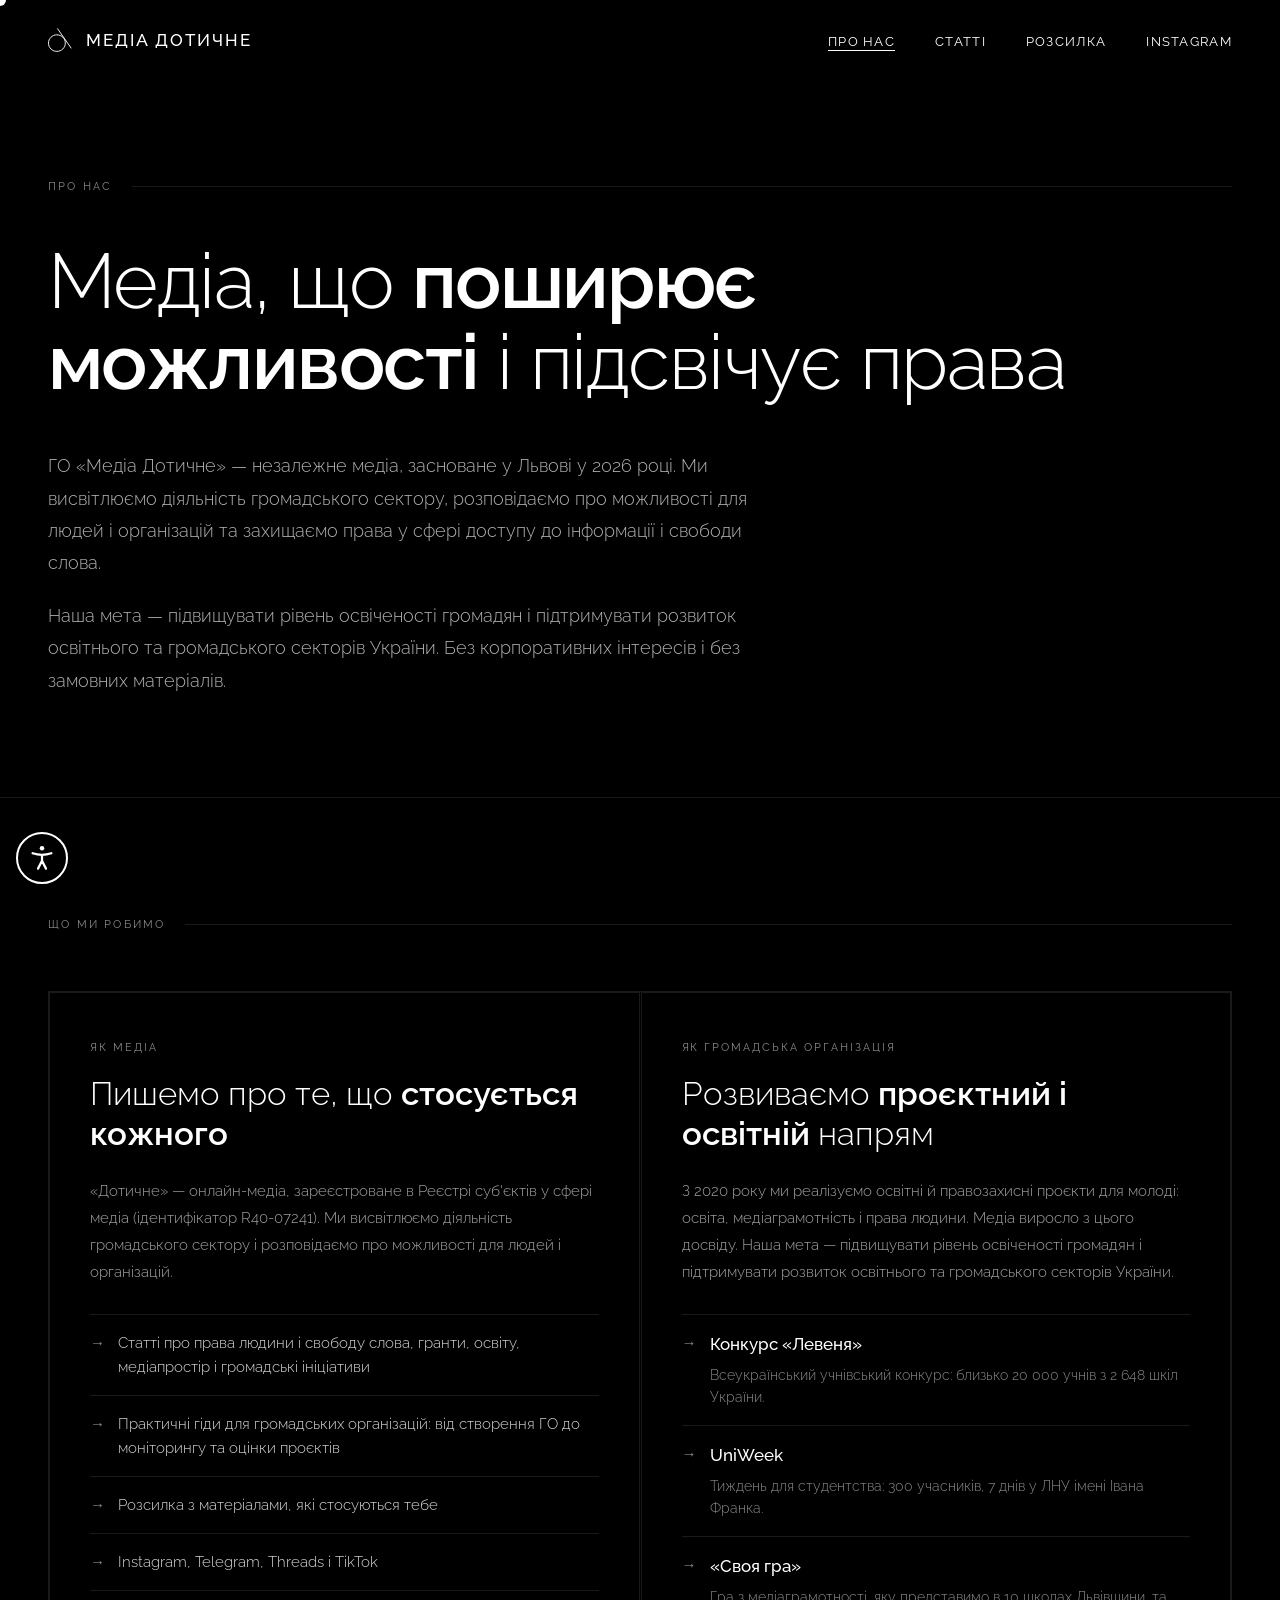
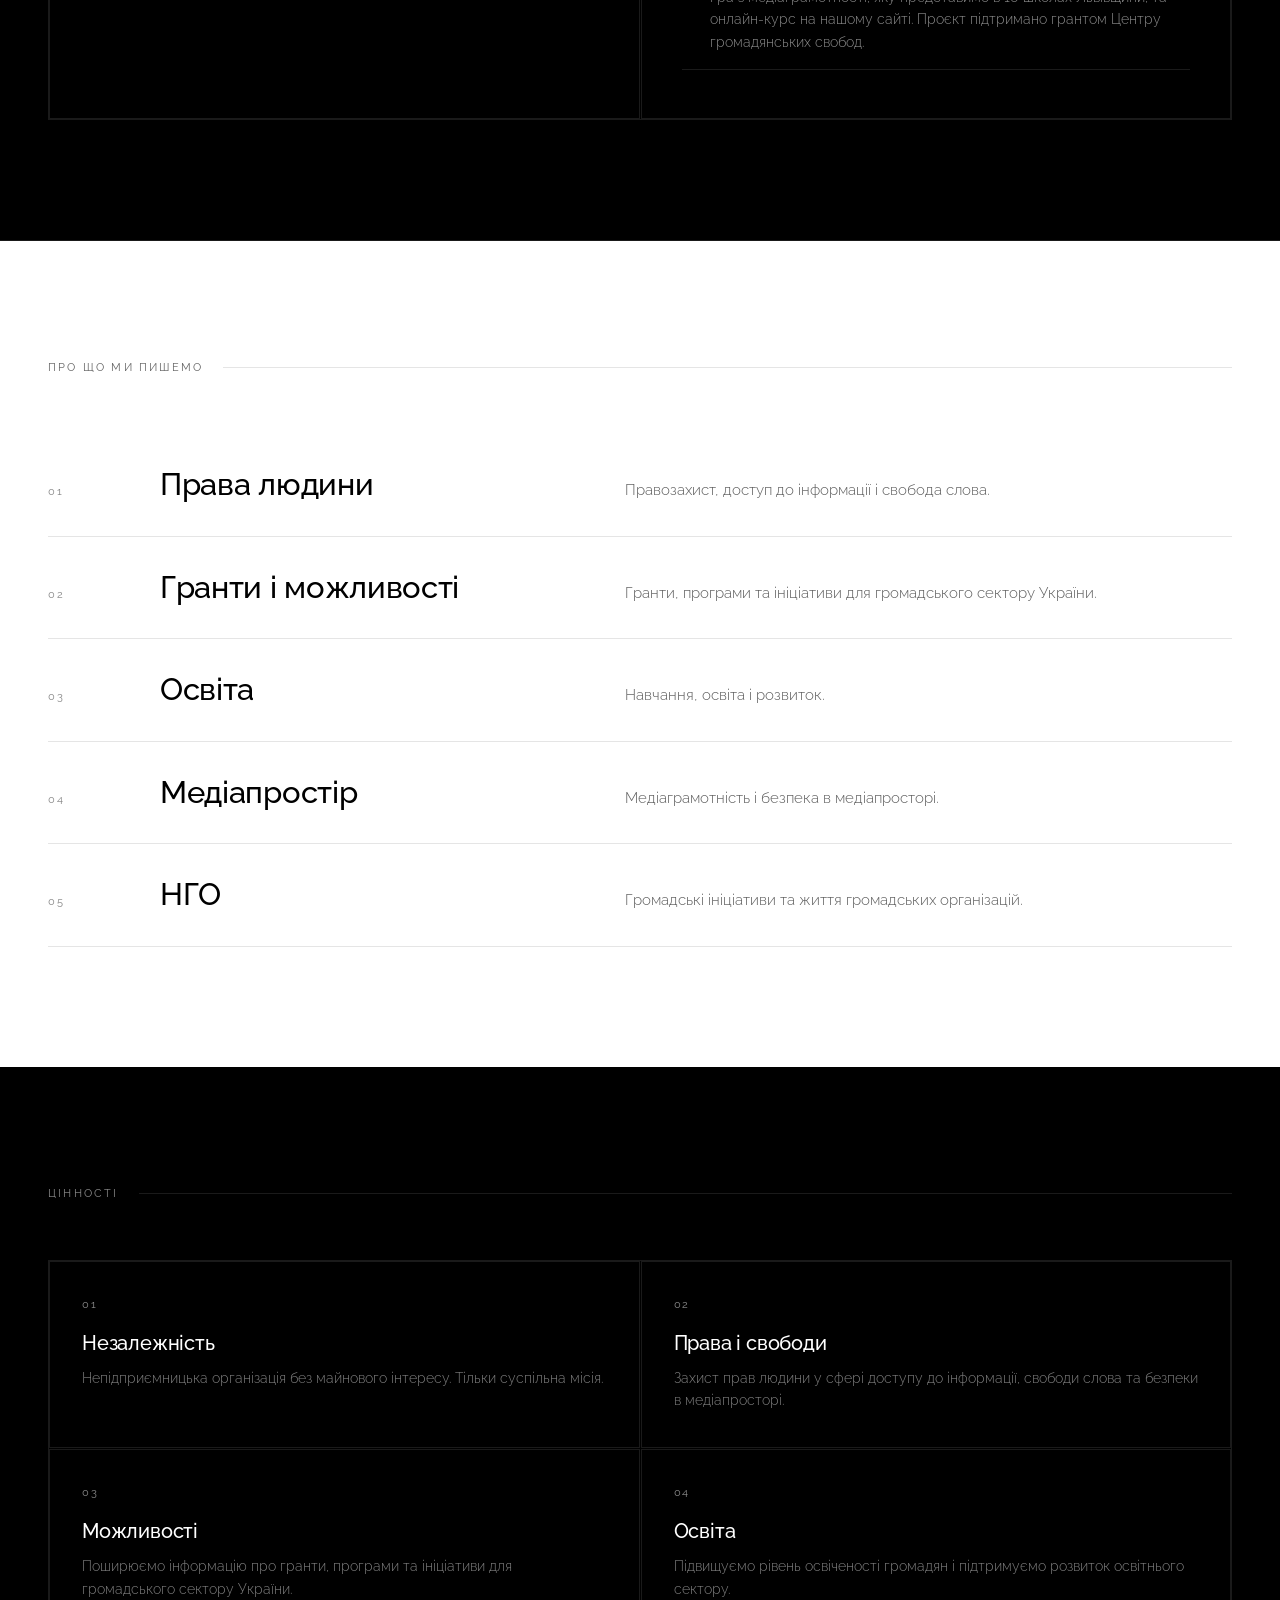
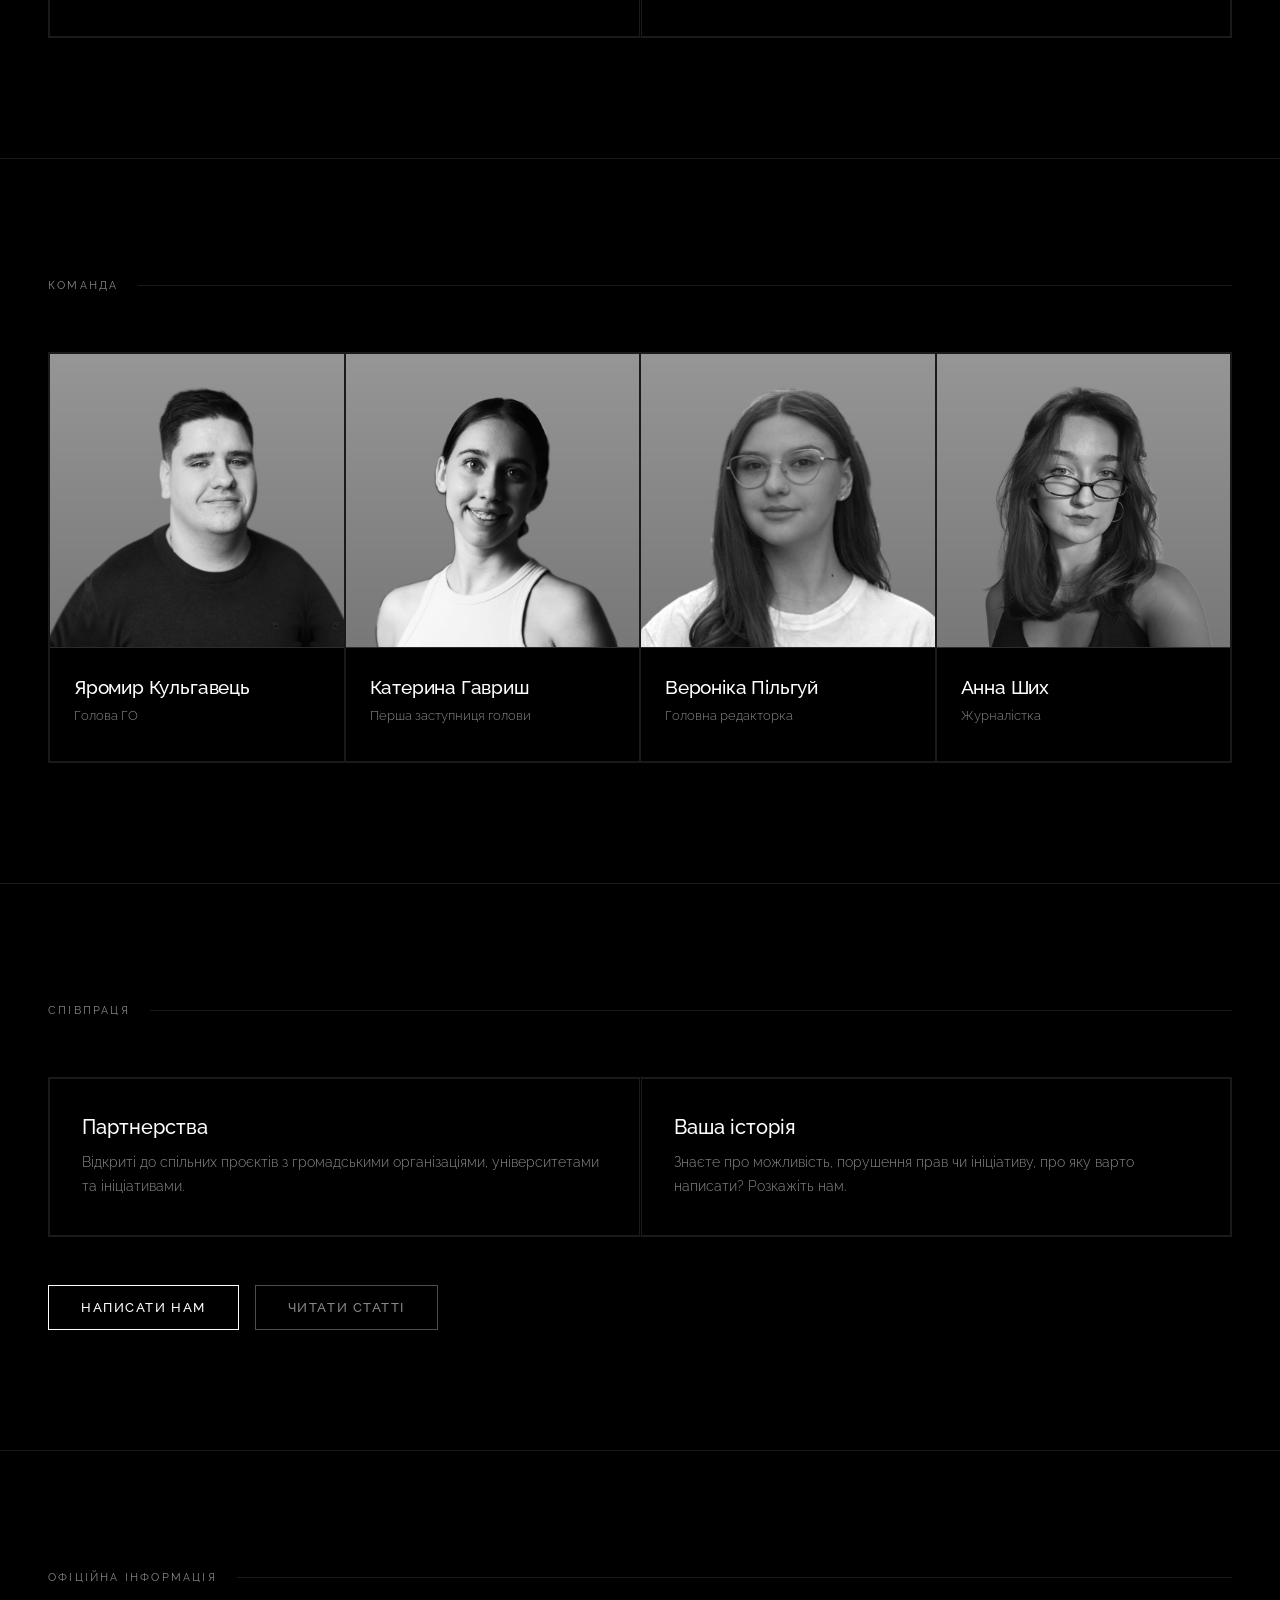
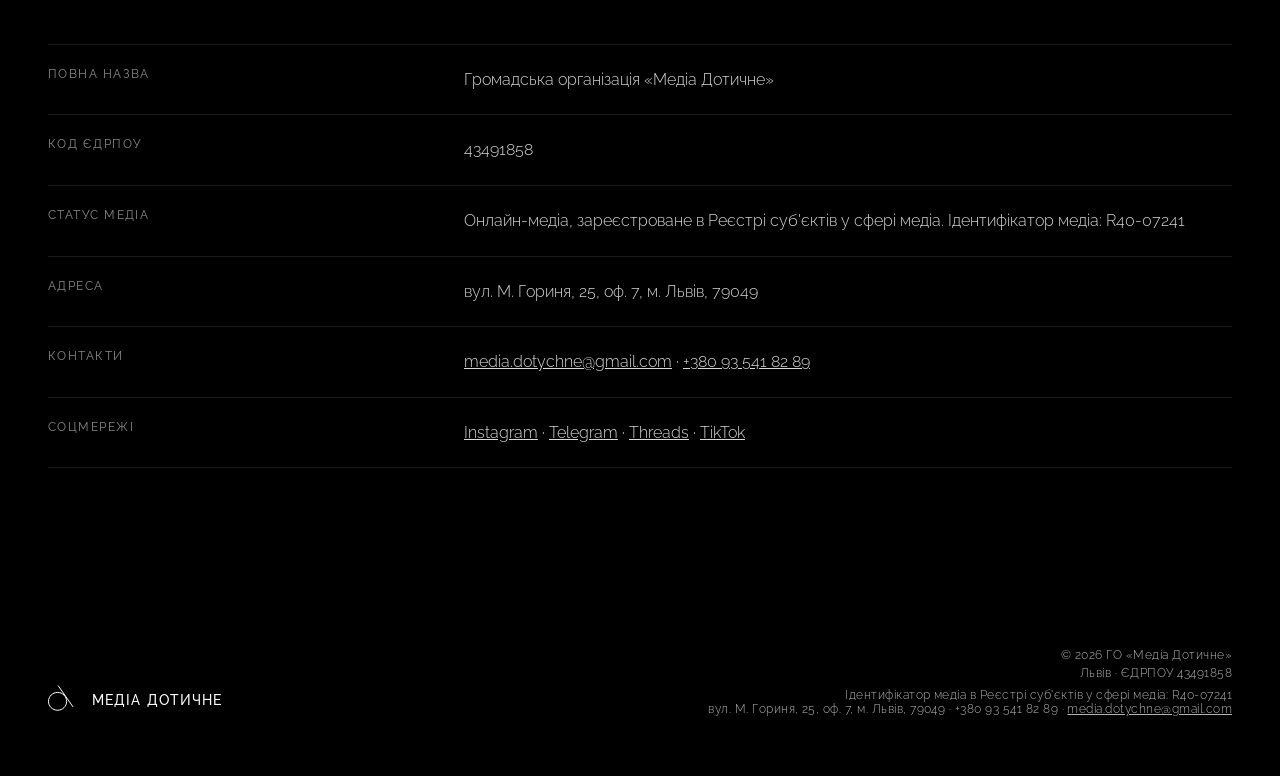
<file: about.html>
<!DOCTYPE html>
<html lang="uk">
<head>
<meta charset="UTF-8">
<link rel="icon" type="image/x-icon" href="favicon.ico">
<link rel="icon" type="image/png" href="favicon.png">
<link rel="apple-touch-icon" href="apple-touch-icon.png">
<meta name="viewport" content="width=device-width, initial-scale=1.0">
<title>Про нас — Медіа Дотичне</title>
<meta name="description" content="Хто ми: ГО «Медіа Дотичне» — незалежне онлайн-медіа зі Львова про можливості для громадського сектору, права людини і свободу слова. Команда, цінності, офіційна інформація і контакти.">
<meta name="keywords" content="медіа, дотичне, Україна, права людини, гранти, громадський сектор, Львів, незалежне медіа">
<meta name="author" content="ГО Медіа Дотичне">
<meta name="robots" content="index, follow">
<link rel="canonical" href="https://dotychne.online/about.html">

<!-- Open Graph -->
<meta property="og:type" content="website">
<meta property="og:url" content="https://dotychne.online/about.html">
<meta property="og:title" content="Про нас — Медіа Дотичне">
<meta property="og:description" content="Незалежне українське медіа про можливості для громадського сектору, права людини і свободу слова.">
<meta property="og:image" content="https://dotychne.online/og-image.png">
<meta property="og:image:width" content="1200">
<meta property="og:image:height" content="630">
<meta property="og:locale" content="uk_UA">
<meta property="og:site_name" content="Медіа Дотичне">

<!-- Twitter Card -->
<meta name="twitter:card" content="summary_large_image">
<meta name="twitter:title" content="Про нас — Медіа Дотичне">
<meta name="twitter:description" content="Незалежне українське медіа про можливості для громадського сектору, права людини і свободу слова.">
<meta name="twitter:image" content="https://dotychne.online/og-image.png">
<link href="https://fonts.googleapis.com/css2?family=Raleway:ital,wght@0,300;0,400;0,500;0,600;0,700;1,300;1,400&display=swap" rel="stylesheet">
<style>
  *, *::before, *::after { margin: 0; padding: 0; box-sizing: border-box; }

  :root {
    --black: #000000;
    --white: #ffffff;
    --gray: #888888;
    --light-gray: #e8e8e8;
  }

  html { scroll-behavior: smooth; }

  body {
    font-family: 'Raleway', 'Helvetica Neue', Arial, sans-serif;
    background: var(--black);
    color: var(--white);
    cursor: none;
    overflow-x: hidden;
  }

  .cursor {
    position: fixed;
    width: 12px;
    height: 12px;
    background: var(--white);
    border-radius: 50%;
    pointer-events: none;
    z-index: 9999;
    transform: translate(-50%, -50%);
    transition: transform 0.1s ease, width 0.3s ease, height 0.3s ease, background 0.3s ease;
    mix-blend-mode: difference;
  }
  .cursor.hovering { width: 40px; height: 40px; }

  nav {
    position: fixed;
    top: 0; left: 0; right: 0;
    z-index: 100;
    padding: 28px 48px;
    display: flex;
    justify-content: space-between;
    align-items: center;
    transition: background 0.3s ease, backdrop-filter 0.3s ease;
  }

  nav.scrolled {
    background: rgba(0,0,0,0.85);
    backdrop-filter: blur(12px);
    -webkit-backdrop-filter: blur(12px);
  }

  .nav-logo {
    display: flex;
    align-items: center;
    gap: 12px;
    text-decoration: none;
    color: var(--white);
  }

  .nav-logo svg { width: 26px; height: 24px; flex-shrink: 0; }

  .nav-logo-text {
    font-family: 'Raleway', 'Helvetica Neue', Arial, sans-serif;
    font-size: 17px;
    font-weight: 500;
    letter-spacing: 0.12em;
    text-transform: uppercase;
    line-height: 1;
  }

  .nav-links { display: flex; gap: 40px; list-style: none; }

  .nav-links a {
    color: var(--white);
    text-decoration: none;
    font-size: 13px;
    font-weight: 400;
    letter-spacing: 0.1em;
    text-transform: uppercase;
    position: relative;
    padding-bottom: 2px;
  }

  .nav-links a::after {
    content: '';
    position: absolute;
    bottom: 0; left: 0;
    width: 0; height: 1px;
    background: var(--white);
    transition: width 0.3s ease;
  }

  .nav-links a:hover::after { width: 100%; }

  .hero {
    height: 100vh;
    display: flex;
    flex-direction: column;
    justify-content: flex-end;
    padding: 0 48px 64px;
    position: relative;
    overflow: hidden;
  }

  .hero-bg-logo {
    position: absolute;
    top: 50%;
    right: 5%;
    left: auto;
    transform: translateY(-50%);
    width: 55vw;
    max-width: 650px;
    opacity: 0.05;
    pointer-events: none;
    animation: slowRotate 30s linear infinite;
  }

  @keyframes slowRotate {
    from { transform: translateY(-50%) rotate(0deg); }
    to { transform: translateY(-50%) rotate(360deg); }
  }

  .hero-tag {
    font-size: 11px;
    letter-spacing: 0.2em;
    text-transform: uppercase;
    color: var(--gray);
    margin-bottom: 24px;
    opacity: 0;
    animation: fadeUp 0.8s ease forwards 0.3s;
  }

  .hero-title {
    font-size: clamp(52px, 8vw, 120px);
    font-weight: 300;
    line-height: 0.95;
    letter-spacing: -0.02em;
    overflow: hidden;
  }

  .hero-title .line {
    display: block;
    opacity: 0;
    transform: translateY(100%);
    animation: slideUp 0.9s cubic-bezier(0.16, 1, 0.3, 1) forwards;
  }

  .hero-title .line:nth-child(1) { animation-delay: 0.5s; }
  .hero-title .line:nth-child(2) { animation-delay: 0.65s; }
  .hero-title .line:nth-child(3) { animation-delay: 0.8s; }

  .hero-title .line em { font-style: normal; font-weight: 600; }

  .hero-bottom {
    margin-top: 48px;
    display: flex;
    justify-content: space-between;
    align-items: flex-end;
    opacity: 0;
    animation: fadeUp 0.8s ease forwards 1.2s;
  }

  .hero-desc {
    font-size: 15px;
    font-weight: 300;
    color: var(--gray);
    max-width: 320px;
    line-height: 1.7;
    letter-spacing: 0.02em;
  }

  .hero-cta { display: flex; gap: 20px; }

  .btn {
    display: inline-flex;
    align-items: center;
    gap: 10px;
    font-family: 'Raleway', 'Helvetica Neue', Arial, sans-serif;
    font-size: 13px;
    font-weight: 500;
    letter-spacing: 0.12em;
    text-transform: uppercase;
    text-decoration: none;
    padding: 14px 32px;
    border: 1px solid var(--white);
    color: var(--white);
    background: transparent;
    cursor: none;
    transition: background 0.3s ease, color 0.3s ease;
    position: relative;
    overflow: hidden;
  }

  .btn::before {
    content: '';
    position: absolute;
    top: 0; left: -100%;
    width: 100%; height: 100%;
    background: var(--white);
    transition: left 0.3s ease;
    z-index: 0;
  }

  .btn:hover::before { left: 0; }
  .btn:hover { color: var(--black); }
  .btn span { position: relative; z-index: 1; }

  .btn-ghost { border-color: rgba(255,255,255,0.3); color: var(--gray); }
  .btn-ghost::before { background: rgba(255,255,255,0.08); }
  .btn-ghost:hover { color: var(--white); }

  .scroll-line { display: none; }

  .divider { width: 100%; height: 1px; background: rgba(255,255,255,0.1); }

  .section { padding: 120px 48px; }

  .section-label {
    font-size: 11px;
    letter-spacing: 0.2em;
    text-transform: uppercase;
    color: var(--gray);
    margin-bottom: 60px;
    display: flex;
    align-items: center;
    gap: 20px;
  }

  .section-label::after {
    content: '';
    flex: 1;
    height: 1px;
    background: rgba(255,255,255,0.1);
  }

  .about-grid {
    display: grid;
    grid-template-columns: 1fr 1fr;
    gap: 80px;
    align-items: start;
  }

  .about-left h2 {
    font-size: clamp(32px, 4vw, 56px);
    font-weight: 300;
    line-height: 1.15;
    letter-spacing: -0.01em;
  }

  .about-left h2 strong { font-weight: 600; }

  .about-right { padding-top: 8px; }

  .about-right p {
    font-size: 16px;
    font-weight: 300;
    line-height: 1.8;
    color: rgba(255,255,255,0.7);
    margin-bottom: 24px;
  }

  .values {
    display: grid;
    grid-template-columns: 1fr 1fr;
    gap: 1px;
    margin-top: 60px;
    border: 1px solid rgba(255,255,255,0.1);
  }

  .value-item {
    padding: 36px 32px;
    border: 1px solid rgba(255,255,255,0.1);
    transition: background 0.3s ease;
  }

  .value-item:hover { background: rgba(255,255,255,0.04); }

  .value-num {
    font-size: 11px;
    color: var(--gray);
    letter-spacing: 0.15em;
    margin-bottom: 20px;
    font-weight: 400;
  }

  .value-title { font-size: 20px; font-weight: 500; margin-bottom: 12px; letter-spacing: -0.01em; }
  .value-desc { font-size: 14px; color: rgba(255,255,255,0.5); font-weight: 300; line-height: 1.6; }

  .topics-section {
    padding: 120px 48px;
    background: var(--white);
    color: var(--black);
  }

  .topics-list { display: flex; flex-direction: column; }

  .topic-item {
    display: flex;
    align-items: center;
    justify-content: space-between;
    padding: 28px 0;
    border-bottom: 1px solid rgba(0,0,0,0.1);
    cursor: none;
    transition: padding-left 0.3s ease;
    text-decoration: none;
    color: var(--black);
  }

  .topic-item:hover { padding-left: 20px; }
  .topic-item:first-child { border-top: 1px solid rgba(0,0,0,0.1); }

  .topic-name { font-size: clamp(22px, 3vw, 40px); font-weight: 400; letter-spacing: -0.01em; }
  .topic-meta { display: flex; align-items: center; gap: 24px; }
  .topic-tag { font-size: 11px; letter-spacing: 0.15em; text-transform: uppercase; color: rgba(0,0,0,0.4); }

  .topic-arrow {
    width: 32px; height: 32px;
    border: 1px solid rgba(0,0,0,0.2);
    border-radius: 50%;
    display: flex;
    align-items: center;
    justify-content: center;
    transition: background 0.3s ease, border-color 0.3s ease;
    flex-shrink: 0;
  }

  .topic-item:hover .topic-arrow { background: var(--black); border-color: var(--black); }
  .topic-item:hover .topic-arrow svg path { stroke: var(--white); }

  .newsletter-section {
    padding: 120px 48px;
    display: grid;
    grid-template-columns: 1fr 1fr;
    gap: 80px;
    align-items: center;
  }

  .newsletter-left h2 {
    font-size: clamp(36px, 4.5vw, 64px);
    font-weight: 300;
    line-height: 1.1;
    letter-spacing: -0.02em;
    margin-bottom: 20px;
  }

  .newsletter-left p { font-size: 15px; color: var(--gray); font-weight: 300; line-height: 1.7; }
  .newsletter-form { display: flex; flex-direction: column; gap: 16px; }

  .form-row {
    display: flex;
    border: 1px solid rgba(255,255,255,0.2);
    overflow: hidden;
    transition: border-color 0.3s ease;
  }

  .form-row:focus-within { border-color: var(--white); }

  .form-row input {
    flex: 1;
    background: transparent;
    border: none;
    outline: none;
    padding: 18px 24px;
    font-family: 'Raleway', 'Helvetica Neue', Arial, sans-serif;
    font-size: 14px;
    color: var(--white);
    font-weight: 300;
    letter-spacing: 0.04em;
  }

  .form-row input::placeholder { color: rgba(255,255,255,0.3); }

  .form-row button {
    background: var(--white);
    border: none;
    padding: 18px 28px;
    cursor: none;
    font-family: 'Raleway', 'Helvetica Neue', Arial, sans-serif;
    font-size: 12px;
    font-weight: 600;
    letter-spacing: 0.15em;
    text-transform: uppercase;
    color: var(--black);
    transition: background 0.3s ease;
  }

  .form-row button:hover { background: var(--light-gray); }
  .form-note { font-size: 12px; color: rgba(255,255,255,0.3); font-weight: 300; letter-spacing: 0.04em; }

  .social-strip {
    border-top: 1px solid rgba(255,255,255,0.1);
    border-bottom: 1px solid rgba(255,255,255,0.1);
    padding: 0 48px;
    display: flex;
    overflow-x: auto;
    scrollbar-width: none;
  }
  .social-strip::-webkit-scrollbar { display: none; }

  .social-item {
    display: flex;
    align-items: center;
    gap: 14px;
    padding: 24px 40px 24px 0;
    border-right: 1px solid rgba(255,255,255,0.1);
    text-decoration: none;
    color: var(--white);
    transition: color 0.3s ease;
    white-space: nowrap;
    flex-shrink: 0;
  }

  .social-item:first-child { padding-left: 0; }
  .social-item:last-child { border-right: none; padding-right: 0; }
  .social-item:hover { color: var(--gray); }

  .social-name { font-size: 13px; font-weight: 500; letter-spacing: 0.08em; text-transform: uppercase; }
  .social-handle { font-size: 12px; color: var(--gray); font-weight: 300; }

  footer {
    padding: 60px 48px;
    display: flex;
    justify-content: space-between;
    align-items: flex-end;
  }

  .footer-left { display: flex; align-items: center; gap: 16px; }
  .footer-logo svg { width: 28px; height: 28px; }
  .footer-name { font-size: 14px; font-weight: 500; letter-spacing: 0.08em; text-transform: uppercase; }
  .footer-right { font-size: 12px; color: var(--gray); font-weight: 300; letter-spacing: 0.04em; text-align: right; }

  @keyframes fadeUp {
    from { opacity: 0; transform: translateY(20px); }
    to { opacity: 1; transform: translateY(0); }
  }

  @keyframes slideUp {
    from { opacity: 0; transform: translateY(100%); }
    to { opacity: 1; transform: translateY(0); }
  }

  .reveal { opacity: 0; transform: translateY(40px); transition: opacity 0.8s ease, transform 0.8s ease; }
  .reveal.visible { opacity: 1; transform: translateY(0); }
  .reveal-delay-1 { transition-delay: 0.1s; }
  .reveal-delay-2 { transition-delay: 0.2s; }
  .reveal-delay-3 { transition-delay: 0.3s; }
  .reveal-delay-4 { transition-delay: 0.4s; }

  @media (max-width: 768px) {
    nav { padding: 24px 24px; }
    .nav-links { display: none; }
    .hero { padding: 0 24px 48px; }
    .hero-bg-logo { width: 90vw; right: -10%; }
    .hero-bottom { flex-direction: column; align-items: flex-start; gap: 32px; }
    .section { padding: 80px 24px; }
    .about-grid { grid-template-columns: 1fr; gap: 48px; }
    .values { grid-template-columns: 1fr; }
    .topics-section { padding: 80px 24px; }
    .topic-tag { font-size: 8px; letter-spacing: 0.08em; }
    .topic-meta { gap: 12px; }
    .newsletter-section { padding: 80px 24px; grid-template-columns: 1fr; gap: 48px; }
    .social-strip { padding: 0 24px; }
    .social-item { padding: 20px 24px; }
    footer { padding: 40px 24px; flex-direction: column; gap: 24px; align-items: flex-start; }
    .hero-cta { flex-direction: column; gap: 12px; }
  }



  /* TWO DIRECTIONS */
  .dirs { display: grid; grid-template-columns: 1fr 1fr; gap: 1px; border: 1px solid rgba(255,255,255,0.1); }
  .dir { padding: 48px 40px; border: 1px solid rgba(255,255,255,0.1); }
  .dir-label { font-size: 11px; letter-spacing: 0.18em; text-transform: uppercase; color: var(--gray); margin-bottom: 20px; }
  .dir-title { font-size: clamp(26px, 2.6vw, 36px); font-weight: 300; line-height: 1.2; margin-bottom: 24px; }
  .dir-title strong { font-weight: 600; }
  .dir-text { font-size: 15px; font-weight: 300; line-height: 1.8; color: rgba(255,255,255,0.65); margin-bottom: 28px; }
  .dir-list { list-style: none; border-top: 1px solid rgba(255,255,255,0.1); }
  .dir-list li { padding: 16px 0; border-bottom: 1px solid rgba(255,255,255,0.1); font-size: 15px; font-weight: 300; line-height: 1.6; color: rgba(255,255,255,0.85); display: grid; grid-template-columns: 28px 1fr; }
  .dir-list li::before { content: '→'; color: var(--gray); }
  @media (max-width: 768px) { .dirs { grid-template-columns: 1fr; } .dir { padding: 36px 24px; } }

  .proj-name { font-size: 17px; font-weight: 500; color: var(--white); margin-bottom: 6px; }
  .proj-desc { font-size: 14px; font-weight: 300; line-height: 1.6; color: rgba(255,255,255,0.55); }

  /* PHOTOS */
  .photo {
    position: relative;
    background: #141414;
    border: 1px dashed rgba(255,255,255,0.18);
    display: flex; align-items: center; justify-content: center;
    overflow: hidden;
  }
  .photo img { width: 100%; height: 100%; object-fit: cover; filter: grayscale(100%); transition: filter 0.5s ease; display: block; }
  .photo:hover img { filter: grayscale(0%); }
  .photo-ph { font-size: 11px; letter-spacing: 0.18em; text-transform: uppercase; color: rgba(255,255,255,0.35); text-align: center; padding: 0 16px; line-height: 1.8; }
  .team-photo { aspect-ratio: 1 / 1; width: 100%; margin-bottom: 28px; border: none; border-bottom: 1px solid rgba(255,255,255,0.1); }
  .team-photo img { position: absolute; inset: 0; z-index: 1; }
  .team-fallback { font-size: 40px; font-weight: 300; letter-spacing: 0.1em; color: rgba(255,255,255,0.25); }
  .team-item .team-name, .team-item .team-role { padding: 0 24px; }
  @media (max-width: 768px) {
        }

  /* ABOUT PAGE */
  .page-hero { padding: 180px 48px 100px; }
  .page-hero .section-label { margin-bottom: 48px; }
  .page-hero h1 {
    font-size: clamp(40px, 6vw, 88px);
    font-weight: 300;
    line-height: 1.05;
    letter-spacing: -0.02em;
    max-width: 1100px;
  }
  .page-hero h1 strong { font-weight: 600; }
  .page-lead {
    margin-top: 48px;
    max-width: 720px;
    font-size: 18px;
    font-weight: 300;
    line-height: 1.8;
    color: rgba(255,255,255,0.7);
  }
  .nav-links a.active::after { width: 100%; }

  .topics-section .section-label { color: #666; }
  .topics-section .section-label::after { background: rgba(0,0,0,0.1); }
  .what-item {
    display: grid;
    grid-template-columns: 80px 1fr 1.4fr;
    gap: 32px;
    padding: 32px 0;
    border-bottom: 1px solid rgba(0,0,0,0.1);
    align-items: baseline;
  }
  .what-num { font-size: 11px; letter-spacing: 0.15em; color: #888; }
  .what-title { font-size: clamp(22px, 2.4vw, 32px); font-weight: 500; letter-spacing: -0.01em; }
  .what-desc { font-size: 15px; font-weight: 300; line-height: 1.7; color: rgba(0,0,0,0.65); }

  .team-grid {
    display: grid;
    grid-template-columns: repeat(4, 1fr);
    border: 1px solid rgba(255,255,255,0.1);
  }
  .team-item {
    padding: 36px 28px 40px;
    border: 1px solid rgba(255,255,255,0.1);
    transition: background 0.3s ease;
  }
  .team-item:hover { background: rgba(255,255,255,0.04); }
  .team-initials {
    width: 56px; height: 56px;
    border: 1px solid rgba(255,255,255,0.3);
    border-radius: 50%;
    display: flex; align-items: center; justify-content: center;
    font-size: 15px; font-weight: 500; letter-spacing: 0.08em;
    margin-bottom: 28px;
  }
  .team-name { font-size: 19px; font-weight: 500; margin-bottom: 8px; letter-spacing: -0.01em; }
  .team-role { font-size: 13px; color: var(--gray); font-weight: 300; line-height: 1.5; }

  .facts { border-top: 1px solid rgba(255,255,255,0.1); }
  .fact-row {
    display: grid;
    grid-template-columns: 1fr 2fr;
    gap: 32px;
    padding: 22px 0;
    border-bottom: 1px solid rgba(255,255,255,0.1);
  }
  .fact-label { font-size: 12px; letter-spacing: 0.12em; text-transform: uppercase; color: var(--gray); }
  .fact-value { font-size: 16px; font-weight: 300; line-height: 1.6; color: rgba(255,255,255,0.85); }
  .fact-value a { color: inherit; }

  .coop-grid { display: grid; grid-template-columns: 1fr 1fr; gap: 1px; border: 1px solid rgba(255,255,255,0.1); }
  .coop-item { padding: 36px 32px; border: 1px solid rgba(255,255,255,0.1); }
  .coop-title { font-size: 20px; font-weight: 500; margin-bottom: 12px; }
  .coop-desc { font-size: 14px; color: rgba(255,255,255,0.55); font-weight: 300; line-height: 1.7; }
  .coop-cta { margin-top: 48px; display: flex; gap: 16px; flex-wrap: wrap; }

  .team-item { padding: 0 0 36px; }

  @media (max-width: 1024px) {
    .team-grid { grid-template-columns: 1fr 1fr; }
    .coop-grid { grid-template-columns: 1fr; }
  }
  @media (max-width: 768px) {
    .page-hero { padding: 140px 24px 72px; }
    .page-lead { font-size: 16px; }
    .what-item { grid-template-columns: 1fr; gap: 8px; }
    .team-grid { grid-template-columns: 1fr; }
    .fact-row { grid-template-columns: 1fr; gap: 6px; }
    .nav-links { display: flex; gap: 20px; }
    .nav-links li:nth-child(n+3) { display: none; }
    .nav-links a { font-size: 11px; }
    .nav-logo-text { font-size: 13px; letter-spacing: 0.08em; }
    .nav-logo { gap: 8px; }
  }
</style>
<link rel="stylesheet" href="a11y.css">
</head>
<body>
<a class="skip-link" href="#main">Перейти до змісту</a>

<div class="cursor" id="cursor"></div>

<nav id="mainNav">
  <a href="index.html" class="nav-logo" data-cursor>
    <svg width="26" height="24" viewBox="0 0 253 231" fill="none" xmlns="http://www.w3.org/2000/svg">
      <path d="M86.5557 65.2538C131.952 65.254 168.61 101.363 168.61 145.733C168.61 190.103 131.952 226.214 86.5557 226.214C41.1594 226.214 4.5 190.104 4.5 145.733C4.50018 101.363 41.1595 65.2538 86.5557 65.2538Z" stroke="white" stroke-width="9"/>
      <path d="M90.8219 2.58978L226.548 196.344" stroke="white" stroke-width="9"/>
    </svg>
    <span class="nav-logo-text">медіа дотичне</span>
  </a>
  <ul class="nav-links">
    <li><a href="about.html" class="active" data-cursor>Про нас</a></li>
    <li><a href="articles.html" data-cursor>Статті</a></li>
    <li><a href="index.html#newsletter" data-cursor>Розсилка</a></li>
    <li><a href="https://www.instagram.com/media.dotychne/" target="_blank" data-cursor>Instagram</a></li>
  </ul>
</nav>

<main id="main" tabindex="-1">

<section class="page-hero">
  <div class="section-label">Про нас</div>
  <h1 class="reveal">Медіа, що <strong>поширює можливості</strong> і підсвічує права</h1>
  <p class="page-lead reveal reveal-delay-1">ГО «Медіа Дотичне» — незалежне медіа, засноване у Львові у 2026 році. Ми висвітлюємо діяльність громадського сектору, розповідаємо про можливості для людей і організацій та захищаємо права у сфері доступу до інформації і свободи слова.</p>
  <p class="page-lead reveal reveal-delay-2" style="margin-top:20px">Наша мета — підвищувати рівень освіченості громадян і підтримувати розвиток освітнього та громадського секторів України. Без корпоративних інтересів і без замовних матеріалів.</p>
</section>

<div class="divider"></div>

<section class="section">
  <div class="section-label">Що ми робимо</div>
  <div class="dirs">
    <div class="dir reveal reveal-delay-1">
      <div class="dir-label">Як медіа</div>
      <div class="dir-title">Пишемо про те, що <strong>стосується кожного</strong></div>
      <p class="dir-text">«Дотичне» — онлайн-медіа, зареєстроване в Реєстрі суб'єктів у сфері медіа (ідентифікатор R40-07241). Ми висвітлюємо діяльність громадського сектору і розповідаємо про можливості для людей і організацій.</p>
      <ul class="dir-list">
        <li>Статті про права людини і свободу слова, гранти, освіту, медіапростір і громадські ініціативи</li>
        <li>Практичні гіди для громадських організацій: від створення ГО до моніторингу та оцінки проєктів</li>
        <li>Розсилка з матеріалами, які стосуються тебе</li>
        <li>Instagram, Telegram, Threads і TikTok</li>
      </ul>
    </div>
    <div class="dir reveal reveal-delay-2">
      <div class="dir-label">Як громадська організація</div>
      <div class="dir-title">Розвиваємо <strong>проєктний і освітній</strong> напрям</div>
      <p class="dir-text">З 2020 року ми реалізуємо освітні й правозахисні проєкти для молоді: освіта, медіаграмотність і права людини. Медіа виросло з цього досвіду. Наша мета — підвищувати рівень освіченості громадян і підтримувати розвиток освітнього та громадського секторів України.</p>
      <ul class="dir-list">
        <li><div><div class="proj-name">Конкурс «Левеня»</div><div class="proj-desc">Всеукраїнський учнівський конкурс: близько 20 000 учнів з 2 648 шкіл України.</div></div></li>
        <li><div><div class="proj-name">UniWeek</div><div class="proj-desc">Тиждень для студентства: 300 учасників, 7 днів у ЛНУ імені Івана Франка.</div></div></li>
        <li><div><div class="proj-name">«Своя гра»</div><div class="proj-desc">Гра з медіаграмотності, яку представимо в 10 школах Львівщини, та онлайн-курс на нашому сайті. Проєкт підтримано грантом Центру громадянських свобод.</div></div></li>
      </ul>
    </div>
  </div>
</section>

<div class="divider"></div>

<section class="topics-section">
  <div class="section-label">Про що ми пишемо</div>
  <div class="what-item reveal">
    <div class="what-num">01</div>
    <div class="what-title">Права людини</div>
    <div class="what-desc">Правозахист, доступ до інформації і свобода слова.</div>
  </div>
  <div class="what-item reveal">
    <div class="what-num">02</div>
    <div class="what-title">Гранти і можливості</div>
    <div class="what-desc">Гранти, програми та ініціативи для громадського сектору України.</div>
  </div>
  <div class="what-item reveal">
    <div class="what-num">03</div>
    <div class="what-title">Освіта</div>
    <div class="what-desc">Навчання, освіта і розвиток.</div>
  </div>
  <div class="what-item reveal">
    <div class="what-num">04</div>
    <div class="what-title">Медіапростір</div>
    <div class="what-desc">Медіаграмотність і безпека в медіапросторі.</div>
  </div>
  <div class="what-item reveal">
    <div class="what-num">05</div>
    <div class="what-title">НГО</div>
    <div class="what-desc">Громадські ініціативи та життя громадських організацій.</div>
  </div>
</section>

<section class="section">
  <div class="section-label">Цінності</div>
  <div class="values" style="margin-top:0">
    <div class="value-item reveal reveal-delay-1">
      <div class="value-num">01</div>
      <div class="value-title">Незалежність</div>
      <div class="value-desc">Непідприємницька організація без майнового інтересу. Тільки суспільна місія.</div>
    </div>
    <div class="value-item reveal reveal-delay-2">
      <div class="value-num">02</div>
      <div class="value-title">Права і свободи</div>
      <div class="value-desc">Захист прав людини у сфері доступу до інформації, свободи слова та безпеки в медіапросторі.</div>
    </div>
    <div class="value-item reveal reveal-delay-3">
      <div class="value-num">03</div>
      <div class="value-title">Можливості</div>
      <div class="value-desc">Поширюємо інформацію про гранти, програми та ініціативи для громадського сектору України.</div>
    </div>
    <div class="value-item reveal reveal-delay-4">
      <div class="value-num">04</div>
      <div class="value-title">Освіта</div>
      <div class="value-desc">Підвищуємо рівень освіченості громадян і підтримуємо розвиток освітнього сектору.</div>
    </div>
  </div>
</section>

<div class="divider"></div>

<section class="section">
  <div class="section-label">Команда</div>
  <div class="team-grid">
    <div class="team-item reveal reveal-delay-1">
      <div class="photo team-photo"><img src="images/team/kulhavets.jpg" alt="Яромир Кульгавець" loading="lazy" onerror="this.remove()"><div class="photo-ph team-fallback">ЯК</div></div>
      <div class="team-name">Яромир Кульгавець</div>
      <div class="team-role">Голова ГО</div>
    </div>
    <div class="team-item reveal reveal-delay-2">
      <div class="photo team-photo"><img src="images/team/havrysh.jpg" alt="Катерина Гавриш" loading="lazy" onerror="this.remove()"><div class="photo-ph team-fallback">КГ</div></div>
      <div class="team-name">Катерина Гавриш</div>
      <div class="team-role">Перша заступниця голови</div>
    </div>
    <div class="team-item reveal reveal-delay-3">
      <div class="photo team-photo"><img src="images/team/pilhui.jpg" alt="Вероніка Пільгуй" loading="lazy" onerror="this.remove()"><div class="photo-ph team-fallback">ВП</div></div>
      <div class="team-name">Вероніка Пільгуй</div>
      <div class="team-role">Головна редакторка</div>
    </div>
    <div class="team-item reveal reveal-delay-4">
      <div class="photo team-photo"><img src="images/team/shykh.jpg" alt="Анна Ших" loading="lazy" onerror="this.remove()"><div class="photo-ph team-fallback">АШ</div></div>
      <div class="team-name">Анна Ших</div>
      <div class="team-role">Журналістка</div>
    </div>
  </div>
</section>

<div class="divider"></div>

<section class="section">
  <div class="section-label">Співпраця</div>
  <div class="coop-grid">
    <div class="coop-item reveal reveal-delay-1">
      <div class="coop-title">Партнерства</div>
      <div class="coop-desc">Відкриті до спільних проєктів з громадськими організаціями, університетами та ініціативами.</div>
    </div>
    <div class="coop-item reveal reveal-delay-3">
      <div class="coop-title">Ваша історія</div>
      <div class="coop-desc">Знаєте про можливість, порушення прав чи ініціативу, про яку варто написати? Розкажіть нам.</div>
    </div>
  </div>
  <div class="coop-cta">
    <a href="mailto:media.dotychne@gmail.com" class="btn" data-cursor><span>Написати нам</span></a>
    <a href="articles.html" class="btn btn-ghost" data-cursor><span>Читати статті</span></a>
  </div>
</section>

<div class="divider"></div>

<section class="section">
  <div class="section-label">Офіційна інформація</div>
  <div class="facts">
    <div class="fact-row"><div class="fact-label">Повна назва</div><div class="fact-value">Громадська організація «Медіа Дотичне»</div></div>
    <div class="fact-row"><div class="fact-label">Код ЄДРПОУ</div><div class="fact-value">43491858</div></div>
    <div class="fact-row"><div class="fact-label">Статус медіа</div><div class="fact-value">Онлайн-медіа, зареєстроване в Реєстрі суб'єктів у сфері медіа. Ідентифікатор медіа: R40-07241</div></div>
    <div class="fact-row"><div class="fact-label">Адреса</div><div class="fact-value">вул. М. Гориня, 25, оф. 7, м. Львів, 79049</div></div>
    <div class="fact-row"><div class="fact-label">Контакти</div><div class="fact-value"><a href="mailto:media.dotychne@gmail.com">media.dotychne@gmail.com</a> · <a href="tel:+380935418289">+380 93 541 82 89</a></div></div>
    <div class="fact-row"><div class="fact-label">Соцмережі</div><div class="fact-value"><a href="https://www.instagram.com/media.dotychne/" target="_blank">Instagram</a> · <a href="https://t.me/media_dotychne" target="_blank">Telegram</a> · <a href="https://www.threads.net/@media.dotychne" target="_blank">Threads</a> · <a href="https://www.tiktok.com/@media.dotychne" target="_blank">TikTok</a></div></div>
  </div>
</section>

</main>

<footer>
  <div class="footer-left">
    <div class="footer-logo">
      <svg width="28" height="26" viewBox="0 0 253 231" fill="none" xmlns="http://www.w3.org/2000/svg">
        <path d="M86.5557 65.2538C131.952 65.254 168.61 101.363 168.61 145.733C168.61 190.103 131.952 226.214 86.5557 226.214C41.1594 226.214 4.5 190.104 4.5 145.733C4.50018 101.363 41.1595 65.2538 86.5557 65.2538Z" stroke="white" stroke-width="9"/>
        <path d="M90.8219 2.58978L226.548 196.344" stroke="white" stroke-width="9"/>
      </svg>
    </div>
    <span class="footer-name">Медіа Дотичне</span>
  </div>
  <div class="footer-right">
    <div>© 2026 ГО «Медіа Дотичне»</div>
    <div style="margin-top: 4px;">Львів · ЄДРПОУ 43491858</div>
    <div style="margin-top: 8px; opacity: 0.75;">
      Ідентифікатор медіа в Реєстрі суб'єктів у сфері медіа: R40-07241<br>
      вул. М. Гориня, 25, оф. 7, м. Львів, 79049 · +380 93 541 82 89 · <a href="mailto:media.dotychne@gmail.com" style="color:inherit;text-decoration:underline;">media.dotychne@gmail.com</a>
    </div>
  </div>
</footer>

<script>
  const cursor = document.getElementById('cursor');
  document.addEventListener('mousemove', e => {
    cursor.style.left = e.clientX + 'px';
    cursor.style.top = e.clientY + 'px';
  });
  document.querySelectorAll('[data-cursor], a, button').forEach(el => {
    el.addEventListener('mouseenter', () => cursor.classList.add('hovering'));
    el.addEventListener('mouseleave', () => cursor.classList.remove('hovering'));
  });
  const observer = new IntersectionObserver((entries) => {
    entries.forEach(entry => { if (entry.isIntersecting) entry.target.classList.add('visible'); });
  }, { threshold: 0.15 });
  document.querySelectorAll('.reveal').forEach(el => observer.observe(el));
  const nav = document.getElementById('mainNav');
  window.addEventListener('scroll', () => nav.classList.toggle('scrolled', window.scrollY > 60));
</script>
<script src="a11y.js"></script>
</body>
</html>
</file>
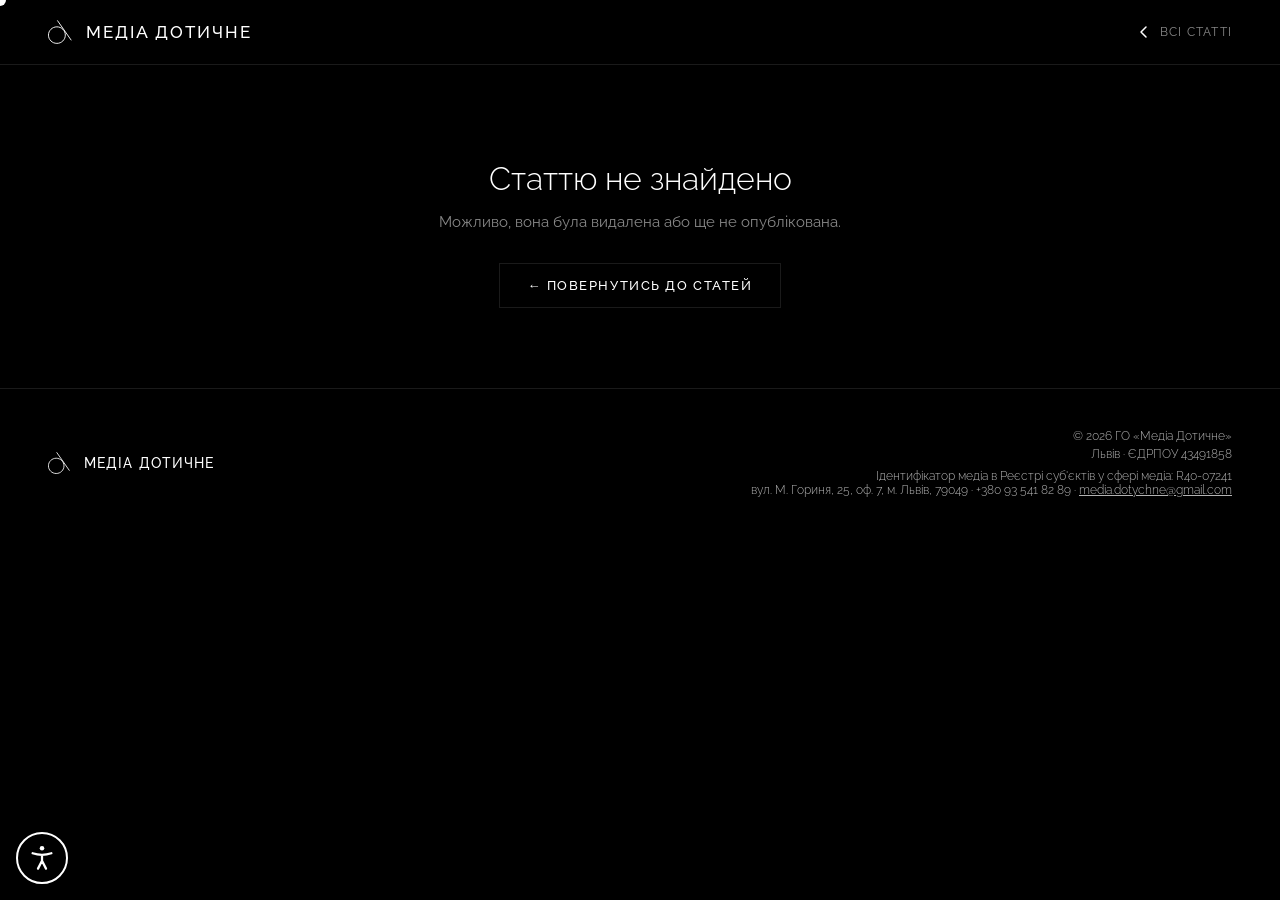
<file: article.html>
<!DOCTYPE html>
<html lang="uk">
<head>
<meta charset="UTF-8">
<link rel="icon" type="image/x-icon" href="favicon.ico">
<link rel="icon" type="image/png" href="favicon.png">
<link rel="apple-touch-icon" href="apple-touch-icon.png">
<meta name="viewport" content="width=device-width, initial-scale=1.0">
<title>Стаття — Медіа Дотичне</title>
<meta name="description" content="Медіа Дотичне — незалежне українське медіа про права людини, гранти і громадський сектор.">
<meta name="robots" content="index, follow">
<meta property="og:type" content="article">
<meta property="og:image" content="https://dotychne.online/og-image.png">
<meta property="og:locale" content="uk_UA">
<meta property="og:site_name" content="Медіа Дотичне">
<meta name="twitter:card" content="summary_large_image">
<meta name="twitter:image" content="https://dotychne.online/og-image.png">
<link href="https://fonts.googleapis.com/css2?family=Raleway:ital,wght@0,300;0,400;0,500;0,600;0,700;1,300;1,400&display=swap" rel="stylesheet">
<style>
  *, *::before, *::after { margin: 0; padding: 0; box-sizing: border-box; }

  :root {
    --black: #000000;
    --white: #ffffff;
    --gray: #888;
    --border: rgba(255,255,255,0.1);
    --text: rgba(255,255,255,0.85);
  }

  html { scroll-behavior: smooth; }

  body {
    font-family: 'Raleway', 'Helvetica Neue', Arial, sans-serif;
    background: var(--black);
    color: var(--white);
    cursor: none;
    overflow-x: hidden;
  }

  /* CURSOR */
  .cursor {
    position: fixed;
    width: 12px; height: 12px;
    background: var(--white);
    border-radius: 50%;
    pointer-events: none;
    z-index: 9999;
    transform: translate(-50%, -50%);
    transition: width 0.3s ease, height 0.3s ease;
    mix-blend-mode: difference;
  }
  .cursor.hovering { width: 40px; height: 40px; }

  /* NAV */
  nav {
    position: fixed;
    top: 0; left: 0; right: 0;
    z-index: 100;
    background: var(--black);
    border-bottom: 1px solid var(--border);
    padding: 20px 48px;
    display: flex;
    justify-content: space-between;
    align-items: center;
  }

  .nav-logo {
    display: flex;
    align-items: center;
    gap: 12px;
    text-decoration: none;
    color: var(--white);
  }

  .nav-logo-text {
    font-family: 'Raleway', 'Helvetica Neue', Arial, sans-serif;
    font-size: 17px;
    font-weight: 500;
    letter-spacing: 0.12em;
    text-transform: uppercase;
  }

  .nav-back {
    display: flex;
    align-items: center;
    gap: 8px;
    font-size: 12px;
    font-weight: 400;
    letter-spacing: 0.1em;
    text-transform: uppercase;
    color: var(--gray);
    text-decoration: none;
    transition: color 0.2s ease;
  }

  .nav-back:hover { color: var(--white); }

  .nav-back svg { transition: transform 0.2s ease; }
  .nav-back:hover svg { transform: translateX(-4px); }

  /* LOADING */
  .loading-state {
    display: flex;
    flex-direction: column;
    align-items: center;
    justify-content: center;
    height: 100vh;
    gap: 20px;
  }

  .loading-symbol {
    width: 48px; height: 44px;
    animation: spin 2s linear infinite;
  }

  @keyframes spin {
    from { transform: rotate(0deg); }
    to { transform: rotate(360deg); }
  }

  .loading-text {
    font-size: 13px;
    color: var(--gray);
    letter-spacing: 0.15em;
    text-transform: uppercase;
    font-weight: 300;
  }

  /* ARTICLE */
  article {
    display: none;
    max-width: 800px;
    margin: 0 auto;
    padding: 140px 48px 120px;
  }

  /* HEADER */
  .article-header {
    margin-bottom: 64px;
    padding-bottom: 48px;
    border-bottom: 1px solid var(--border);
  }

  .article-category {
    font-size: 11px;
    letter-spacing: 0.2em;
    text-transform: uppercase;
    color: var(--gray);
    font-weight: 500;
    margin-bottom: 24px;
    display: flex;
    align-items: center;
    gap: 16px;
  }

  .article-category::before {
    content: '';
    width: 24px;
    height: 1px;
    background: var(--gray);
  }

  .article-title {
    font-size: clamp(32px, 5vw, 64px);
    font-weight: 300;
    line-height: 1.1;
    letter-spacing: -0.02em;
    margin-bottom: 28px;
  }

  .article-excerpt {
    font-size: 18px;
    font-weight: 300;
    color: rgba(255,255,255,0.55);
    line-height: 1.7;
    margin-bottom: 40px;
    font-style: italic;
  }

  .article-meta-row {
    display: flex;
    align-items: center;
    justify-content: space-between;
    flex-wrap: wrap;
    gap: 16px;
  }

  .article-author-block {
    display: flex;
    align-items: center;
    gap: 12px;
  }

  .author-avatar {
    width: 36px; height: 36px;
    border-radius: 50%;
    border: 1px solid var(--border);
    display: flex;
    align-items: center;
    justify-content: center;
    font-size: 13px;
    font-weight: 500;
    color: var(--gray);
    background: rgba(255,255,255,0.05);
    flex-shrink: 0;
  }

  .author-name {
    font-size: 14px;
    font-weight: 400;
    letter-spacing: 0.04em;
  }

  .author-date {
    font-size: 12px;
    color: var(--gray);
    font-weight: 300;
    margin-top: 2px;
  }

  .article-read-time {
    font-size: 12px;
    color: var(--gray);
    font-weight: 300;
    letter-spacing: 0.06em;
    border: 1px solid var(--border);
    padding: 6px 14px;
  }

  /* COVER IMAGE */
  .article-cover {
    width: 100%;
    aspect-ratio: 16/9;
    object-fit: cover;
    margin-bottom: 64px;
    opacity: 0.85;
  }

  /* CONTENT */
  .article-content {
    font-size: 17px;
    font-weight: 300;
    line-height: 1.85;
    color: var(--text);
    letter-spacing: 0.01em;
  }

  .article-content p {
    margin-bottom: 28px;
  }

  .article-content h2 {
    font-size: 26px;
    font-weight: 500;
    line-height: 1.3;
    letter-spacing: -0.01em;
    color: var(--white);
    margin: 56px 0 20px;
  }

  .article-content h3 {
    font-size: 20px;
    font-weight: 500;
    color: var(--white);
    margin: 40px 0 16px;
  }

  .article-content strong {
    font-weight: 600;
    color: var(--white);
  }

  .article-content em {
    font-style: italic;
    color: rgba(255,255,255,0.65);
  }

  .article-content a {
    color: var(--white);
    text-decoration: underline;
    text-underline-offset: 3px;
    text-decoration-color: rgba(255,255,255,0.3);
    transition: text-decoration-color 0.2s ease;
  }

  .article-content a:hover {
    text-decoration-color: var(--white);
  }

  .article-content blockquote {
    border-left: 2px solid rgba(255,255,255,0.3);
    padding: 4px 0 4px 28px;
    margin: 40px 0;
    font-size: 20px;
    font-style: italic;
    color: rgba(255,255,255,0.6);
    line-height: 1.6;
  }

  .article-content ul, .article-content ol {
    margin: 20px 0 28px 24px;
  }

  .article-content li {
    margin-bottom: 10px;
    line-height: 1.7;
  }

  .article-content code {
    background: rgba(255,255,255,0.08);
    padding: 2px 8px;
    font-size: 14px;
    border-radius: 2px;
    font-family: monospace;
  }

  .article-content hr {
    border: none;
    border-top: 1px solid var(--border);
    margin: 56px 0;
  }

  /* CALLOUT */
  .notion-callout {
    border: 1px solid var(--border);
    padding: 20px 24px;
    margin: 32px 0;
    display: flex;
    gap: 16px;
    align-items: flex-start;
    background: rgba(255,255,255,0.03);
  }

  .notion-callout-icon { font-size: 20px; flex-shrink: 0; }
  .notion-callout-text { font-size: 15px; line-height: 1.7; color: rgba(255,255,255,0.75); }

  /* FOOTER */
  .article-footer {
    margin-top: 80px;
    padding-top: 40px;
    border-top: 1px solid var(--border);
    display: flex;
    justify-content: space-between;
    align-items: center;
    flex-wrap: wrap;
    gap: 20px;
  }

  .article-tags {
    display: flex;
    gap: 10px;
    flex-wrap: wrap;
  }

  .article-tag {
    font-size: 11px;
    letter-spacing: 0.12em;
    text-transform: uppercase;
    color: var(--gray);
    border: 1px solid var(--border);
    padding: 6px 14px;
    font-weight: 400;
    text-decoration: none;
    transition: color 0.2s, border-color 0.2s;
  }

  .article-tag:hover {
    color: var(--white);
    border-color: rgba(255,255,255,0.3);
  }

  .share-btn {
    font-family: 'Raleway', 'Helvetica Neue', Arial, sans-serif;
    font-size: 12px;
    font-weight: 500;
    letter-spacing: 0.12em;
    text-transform: uppercase;
    color: var(--white);
    background: none;
    border: 1px solid var(--border);
    padding: 10px 20px;
    cursor: none;
    transition: background 0.2s, border-color 0.2s;
    display: flex;
    align-items: center;
    gap: 8px;
  }

  .share-btn:hover {
    background: rgba(255,255,255,0.06);
    border-color: rgba(255,255,255,0.3);
  }

  /* RELATED */
  .related-section {
    display: none;
    max-width: 800px;
    margin: 0 auto;
    padding: 0 48px 80px;
  }

  .related-label {
    font-size: 11px;
    letter-spacing: 0.18em;
    text-transform: uppercase;
    color: var(--gray);
    font-weight: 500;
    margin-bottom: 32px;
    display: flex;
    align-items: center;
    gap: 20px;
  }

  .related-label::after {
    content: '';
    flex: 1;
    height: 1px;
    background: var(--border);
  }

  .related-grid {
    display: grid;
    grid-template-columns: 1fr 1fr;
    gap: 1px;
    background: var(--border);
  }

  .related-item {
    background: var(--black);
    padding: 28px 32px;
    text-decoration: none;
    color: var(--white);
    transition: background 0.3s ease;
    display: flex;
    flex-direction: column;
    gap: 12px;
  }

  .related-item:hover { background: rgba(255,255,255,0.03); }

  .related-cat {
    font-size: 10px;
    letter-spacing: 0.18em;
    text-transform: uppercase;
    color: var(--gray);
    font-weight: 500;
  }

  .related-title {
    font-size: 17px;
    font-weight: 400;
    line-height: 1.3;
    letter-spacing: -0.01em;
  }

  .related-date {
    font-size: 12px;
    color: var(--gray);
    font-weight: 300;
    margin-top: auto;
  }

  /* PAGE FOOTER */
  footer {
    padding: 40px 48px;
    border-top: 1px solid var(--border);
    display: flex;
    justify-content: space-between;
    align-items: center;
  }

  .footer-logo { display: flex; align-items: center; gap: 12px; }
  .footer-name { font-size: 14px; font-weight: 500; letter-spacing: 0.08em; text-transform: uppercase; }
  .footer-right { font-size: 12px; color: var(--gray); font-weight: 300; text-align: right; }

  /* NOT FOUND */
  .not-found {
    display: none !important;
    text-align: center;
    padding: 160px 48px 80px;
  }

  .not-found h2 { font-size: 32px; font-weight: 300; margin-bottom: 16px; }
  .not-found p { font-size: 15px; color: var(--gray); margin-bottom: 32px; }
  .not-found a {
    display: inline-block;
    font-size: 13px;
    font-weight: 500;
    letter-spacing: 0.12em;
    text-transform: uppercase;
    color: var(--white);
    text-decoration: none;
    border: 1px solid var(--border);
    padding: 14px 28px;
    transition: background 0.2s;
  }
  .not-found a:hover { background: rgba(255,255,255,0.06); }

  @media (max-width: 768px) {
    nav { padding: 16px 20px; }
    article { padding: 100px 20px 80px; }
    .related-section { padding: 0 20px 60px; }
    .related-grid { grid-template-columns: 1fr; }
    footer { padding: 28px 20px; flex-direction: column; gap: 16px; align-items: flex-start; }
    .article-meta-row { flex-direction: column; align-items: flex-start; }
  }
</style>
<link rel="stylesheet" href="a11y.css">
</head>
<body>
<a class="skip-link" href="#main">Перейти до змісту</a>

<div class="cursor" id="cursor"></div>

<nav>
  <a href="index.html" class="nav-logo" data-hover>
    <svg width="26" height="24" viewBox="0 0 253 231" fill="none">
      <path d="M86.5557 65.2538C131.952 65.254 168.61 101.363 168.61 145.733C168.61 190.103 131.952 226.214 86.5557 226.214C41.1594 226.214 4.5 190.104 4.5 145.733C4.50018 101.363 41.1595 65.2538 86.5557 65.2538Z" stroke="white" stroke-width="9"/>
      <path d="M90.8219 2.58978L226.548 196.344" stroke="white" stroke-width="9"/>
    </svg>
    <span class="nav-logo-text">медіа дотичне</span>
  </a>
  <a href="articles.html" class="nav-back" data-hover>
    <svg width="16" height="16" viewBox="0 0 16 16" fill="none">
      <path d="M10 3L5 8L10 13" stroke="white" stroke-width="1.5" stroke-linecap="round" stroke-linejoin="round"/>
    </svg>
    Всі статті
  </a>
</nav>

<main id="main" tabindex="-1">

<!-- LOADING -->
<div class="loading-state" id="loadingState">
  <svg class="loading-symbol" viewBox="0 0 253 231" fill="none">
    <path d="M86.5557 65.2538C131.952 65.254 168.61 101.363 168.61 145.733C168.61 190.103 131.952 226.214 86.5557 226.214C41.1594 226.214 4.5 190.104 4.5 145.733C4.50018 101.363 41.1595 65.2538 86.5557 65.2538Z" stroke="white" stroke-width="6"/>
    <path d="M90.8219 2.58978L226.548 196.344" stroke="white" stroke-width="6"/>
  </svg>
  <span class="loading-text">Завантажуємо статтю…</span>
</div>



<!-- NOT FOUND -->
<div id="notFound" style="display:none; text-align:center; padding:160px 48px 80px;">
  <h2 style="font-size:32px; font-weight:300; margin-bottom:16px;">Статтю не знайдено</h2>
  <p style="font-size:15px; color:#888; margin-bottom:32px;">Можливо, вона була видалена або ще не опублікована.</p>
  <a href="articles.html" style="display:inline-block;font-size:13px;font-weight:500;letter-spacing:0.12em;text-transform:uppercase;color:#fff;text-decoration:none;border:1px solid rgba(255,255,255,0.1);padding:14px 28px;">← Повернутись до статей</a>
</div>
<article id="articleEl">
  <header class="article-header">
    <div class="article-category" id="articleCategory"></div>
    <h1 class="article-title" id="articleTitle"></h1>
    <p class="article-excerpt" id="articleExcerpt"></p>
    <div class="article-meta-row">
      <div class="article-author-block">
        <div class="author-avatar" id="authorAvatar"></div>
        <div>
          <div class="author-name" id="authorName"></div>
          <div class="author-date" id="authorDate"></div>
        </div>
      </div>
      <div class="article-read-time" id="readTime"></div>
    </div>
  </header>

  <img class="article-cover" id="articleCover" style="display:none" alt="">

  <div class="article-content" id="articleContent"></div>

  <footer class="article-footer">
    <div class="article-tags" id="articleTags"></div>
    <button class="share-btn" onclick="shareArticle()" data-hover>
      <svg width="14" height="14" viewBox="0 0 14 14" fill="none">
        <circle cx="11" cy="2.5" r="1.5" stroke="white" stroke-width="1.2"/>
        <circle cx="11" cy="11.5" r="1.5" stroke="white" stroke-width="1.2"/>
        <circle cx="3" cy="7" r="1.5" stroke="white" stroke-width="1.2"/>
        <path d="M4.5 6.2L9.5 3.3M4.5 7.8L9.5 10.7" stroke="white" stroke-width="1.2"/>
      </svg>
      Поділитись
    </button>
  </footer>
</article>

<!-- RELATED -->
<section class="related-section" id="relatedSection">
  <div class="related-label">Читайте також</div>
  <div class="related-grid" id="relatedGrid"></div>
</section>

</main>

<footer>
  <div class="footer-logo">
    <svg width="24" height="22" viewBox="0 0 253 231" fill="none">
      <path d="M86.5557 65.2538C131.952 65.254 168.61 101.363 168.61 145.733C168.61 190.103 131.952 226.214 86.5557 226.214C41.1594 226.214 4.5 190.104 4.5 145.733C4.50018 101.363 41.1595 65.2538 86.5557 65.2538Z" stroke="white" stroke-width="9"/>
      <path d="M90.8219 2.58978L226.548 196.344" stroke="white" stroke-width="9"/>
    </svg>
    <span class="footer-name">медіа дотичне</span>
  </div>
  <div class="footer-right">
    <div>© 2026 ГО «Медіа Дотичне»</div>
    <div style="margin-top:4px">Львів · ЄДРПОУ 43491858</div>
    <div style="margin-top:8px; opacity:0.75;">
      Ідентифікатор медіа в Реєстрі суб'єктів у сфері медіа: R40-07241<br>
      вул. М. Гориня, 25, оф. 7, м. Львів, 79049 · +380 93 541 82 89 · <a href="mailto:media.dotychne@gmail.com" style="color:inherit;text-decoration:underline;">media.dotychne@gmail.com</a>
    </div>
  </div>
</footer>

<script>
  // ── Cursor ──
  const cursor = document.getElementById('cursor');
  document.addEventListener('mousemove', e => {
    cursor.style.left = e.clientX + 'px';
    cursor.style.top = e.clientY + 'px';
  });
  document.querySelectorAll('[data-hover], a, button').forEach(el => {
    el.addEventListener('mouseenter', () => cursor.classList.add('hovering'));
    el.addEventListener('mouseleave', () => cursor.classList.remove('hovering'));
  });

  // ── Helpers ──
  const ukMonths = ['січня','лютого','березня','квітня','травня','червня','липня','серпня','вересня','жовтня','листопада','грудня'];

  function formatDate(str) {
    if (!str) return '';
    const d = new Date(str);
    return `${d.getDate()} ${ukMonths[d.getMonth()]} ${d.getFullYear()}`;
  }

  function readingTime(text) {
    const words = text.trim().split(/\s+/).length;
    const mins = Math.max(1, Math.round(words / 200));
    return `${mins} хв читання`;
  }

  function initials(name) {
    if (!name) return '?';
    return name.split(' ').map(w => w[0]).join('').toUpperCase().slice(0, 2);
  }

  // ── Parse Notion blocks to HTML ──
  function blocksToHtml(blocks) {
    let html = '';
    for (const block of blocks) {
      const type = block.type;
      const rich = block[type]?.rich_text || [];
      const text = richToHtml(rich);

      switch (type) {
        case 'paragraph':
          if (text) html += `<p>${text}</p>`;
          break;
        case 'heading_1':
          html += `<h2>${text}</h2>`;
          break;
        case 'heading_2':
          html += `<h2>${text}</h2>`;
          break;
        case 'heading_3':
          html += `<h3>${text}</h3>`;
          break;
        case 'bulleted_list_item':
          html += `<ul><li>${text}</li></ul>`;
          break;
        case 'numbered_list_item':
          html += `<ol><li>${text}</li></ol>`;
          break;
        case 'quote':
          html += `<blockquote>${text}</blockquote>`;
          break;
        case 'divider':
          html += `<hr>`;
          break;
        case 'callout': {
          const icon = block.callout?.icon?.emoji || '💡';
          html += `<div class="notion-callout"><span class="notion-callout-icon">${icon}</span><div class="notion-callout-text">${text}</div></div>`;
          break;
        }
        case 'image': {
          const src = block.image?.external?.url || block.image?.file?.url || '';
          const cap = block.image?.caption?.[0]?.plain_text || '';
          if (src) html += `<figure style="margin:40px 0"><img src="${src}" alt="${cap}" style="width:100%;opacity:0.85"><figcaption style="font-size:12px;color:var(--gray);margin-top:10px;letter-spacing:0.04em">${cap}</figcaption></figure>`;
          break;
        }
      }
    }
    // Merge consecutive ul/ol
    html = html.replace(/<\/ul>\s*<ul>/g, '').replace(/<\/ol>\s*<ol>/g, '');
    return html;
  }

  function richToHtml(rich) {
    return rich.map(r => {
      let t = r.plain_text
        .replace(/&/g, '&amp;')
        .replace(/</g, '&lt;')
        .replace(/>/g, '&gt;');
      if (r.annotations?.bold) t = `<strong>${t}</strong>`;
      if (r.annotations?.italic) t = `<em>${t}</em>`;
      if (r.annotations?.code) t = `<code>${t}</code>`;
      if (r.href) t = `<a href="${r.href}" target="_blank" rel="noopener">${t}</a>`;
      return t;
    }).join('');
  }

  // ── Load article ──
  async function loadArticle() {
    const params = new URLSearchParams(window.location.search);
    const pageId = params.get('id');

    // Стаття вже вставлена сервером (worker.js) — лише підтягуємо «Читайте також»
    if (window.__SSR_ARTICLE__ && pageId) {
      document.getElementById('relatedSection').style.display = 'block';
      loadRelated(pageId, document.getElementById('articleCategory').textContent);
      return;
    }

    if (!pageId) {
      showNotFound();
      return;
    }

    // Give Notion 8 seconds before showing error
    const timeout = setTimeout(() => {
      if (document.getElementById('loadingState').style.display !== 'none') {
        showNotFound();
      }
    }, 8000);

    try {
      // Load page properties (token from server env vars)
      const [pageRes, blocksRes] = await Promise.all([
        fetch('https://dotychne-notion-page.kateryna-havrysh.workers.dev', {
          method: 'POST',
          headers: { 'Content-Type': 'application/json' },
          body: JSON.stringify({ pageId }),
        }),
        fetch('https://dotychne-notion-blocks.kateryna-havrysh.workers.dev', {
          method: 'POST',
          headers: { 'Content-Type': 'application/json' },
          body: JSON.stringify({ pageId }),
        }),
      ]);

      clearTimeout(timeout);

      const page = await pageRes.json();
      const blocksData = await blocksRes.json();

      if (page.error || !page.properties) { showNotFound(); return; }

      const p = page.properties;
      const title = p?.Title?.title?.[0]?.plain_text || p?.Name?.title?.[0]?.plain_text || 'Без назви';
      const excerpt = p?.Excerpt?.rich_text?.[0]?.plain_text || '';
      const category = p?.Category?.select?.name || '';
      const author = p?.Author?.rich_text?.[0]?.plain_text || (p?.Author?.people || []).map(u => u.name).filter(Boolean).join(', ') || 'Редакція';
      const date = p?.Date?.date?.start || '';
      const cover = page.cover?.external?.url || page.cover?.file?.url || '';

      // Content from blocks
      const blocks = blocksData.results || [];
      const contentHtml = blocksToHtml(blocks);
      const plainText = blocks.map(b => (b[b.type]?.rich_text || []).map(r => r.plain_text).join('')).join(' ');

      // Render
      document.title = `${title} — Медіа Дотичне`;
      document.querySelector('meta[name="description"]')?.setAttribute('content', excerpt || title);
      // Update OG tags dynamically
      const setMeta = (prop, val, attr='property') => {
        let el = document.querySelector(`meta[${attr}="${prop}"]`);
        if (!el) { el = document.createElement('meta'); el.setAttribute(attr, prop); document.head.appendChild(el); }
        el.setAttribute('content', val);
      };
      setMeta('og:title', `${title} — Медіа Дотичне`);
      setMeta('og:description', excerpt || title);
      setMeta('og:url', window.location.href);
      setMeta('twitter:title', `${title} — Медіа Дотичне`, 'name');
      setMeta('twitter:description', excerpt || title, 'name');
      document.getElementById('articleCategory').textContent = category;
      document.getElementById('articleTitle').textContent = title;
      document.getElementById('articleExcerpt').textContent = excerpt;
      document.getElementById('authorAvatar').textContent = initials(author);
      document.getElementById('authorName').textContent = author;
      document.getElementById('authorDate').textContent = formatDate(date);
      document.getElementById('readTime').textContent = readingTime(plainText || excerpt);
      document.getElementById('articleContent').innerHTML = contentHtml || `<p style="color:var(--gray);font-style:italic">Текст статті ще не додано. Заповни поле Content у Notion.</p>`;

      if (cover) {
        const img = document.getElementById('articleCover');
        img.src = cover;
        img.style.display = 'block';
      }

      if (category) {
        document.getElementById('articleTags').innerHTML = `<a href="articles.html" class="article-tag">${category}</a>`;
      }

      document.getElementById('loadingState').style.display = 'none';
      document.getElementById('notFound').style.display = 'none';
      document.getElementById('articleEl').style.display = 'block';
      document.getElementById('relatedSection').style.display = 'block';

      // Load related
      loadRelated(pageId, category);

    } catch (e) {
      clearTimeout(timeout);
      showNotFound();
    }
  }

  async function loadRelated(currentId, category) {
    try {
      const res = await fetch('https://dotychne-notion.kateryna-havrysh.workers.dev', {
        method: 'POST',
        headers: { 'Content-Type': 'application/json' },
        body: JSON.stringify({}),
      });
      const data = await res.json();
      const related = (data.results || [])
        .filter(p => p.id !== currentId && p.properties?.Published?.checkbox)
        .slice(0, 4);

      if (!related.length) {
        document.getElementById('relatedSection').style.display = 'none';
        return;
      }

      document.getElementById('relatedGrid').innerHTML = related.map(p => {
        const t = p.properties?.Title?.title?.[0]?.plain_text || p.properties?.Name?.title?.[0]?.plain_text || 'Без назви';
        const cat = p.properties?.Category?.select?.name || '';
        const d = p.properties?.Date?.date?.start || '';
        return `<a href="article.html?id=${p.id}" class="related-item">
          <div class="related-cat">${cat}</div>
          <div class="related-title">${t}</div>
          <div class="related-date">${formatDate(d)}</div>
        </a>`;
      }).join('');

    } catch (e) { /* silent */ }
  }

  function showNotFound() {
    document.getElementById('loadingState').style.display = 'none';
    document.getElementById('notFound').style.display = 'block';
  }

  function shareArticle() {
    if (navigator.share) {
      navigator.share({ title: document.title, url: window.location.href });
    } else {
      navigator.clipboard.writeText(window.location.href);
      const btn = document.querySelector('.share-btn');
      btn.textContent = '✓ Скопійовано';
      setTimeout(() => btn.innerHTML = `<svg width="14" height="14" viewBox="0 0 14 14" fill="none"><circle cx="11" cy="2.5" r="1.5" stroke="white" stroke-width="1.2"/><circle cx="11" cy="11.5" r="1.5" stroke="white" stroke-width="1.2"/><circle cx="3" cy="7" r="1.5" stroke="white" stroke-width="1.2"/><path d="M4.5 6.2L9.5 3.3M4.5 7.8L9.5 10.7" stroke="white" stroke-width="1.2"/></svg> Поділитись`, 2000);
    }
  }

  loadArticle();
</script>
<script src="a11y.js"></script>
</body>
</html>
</file>
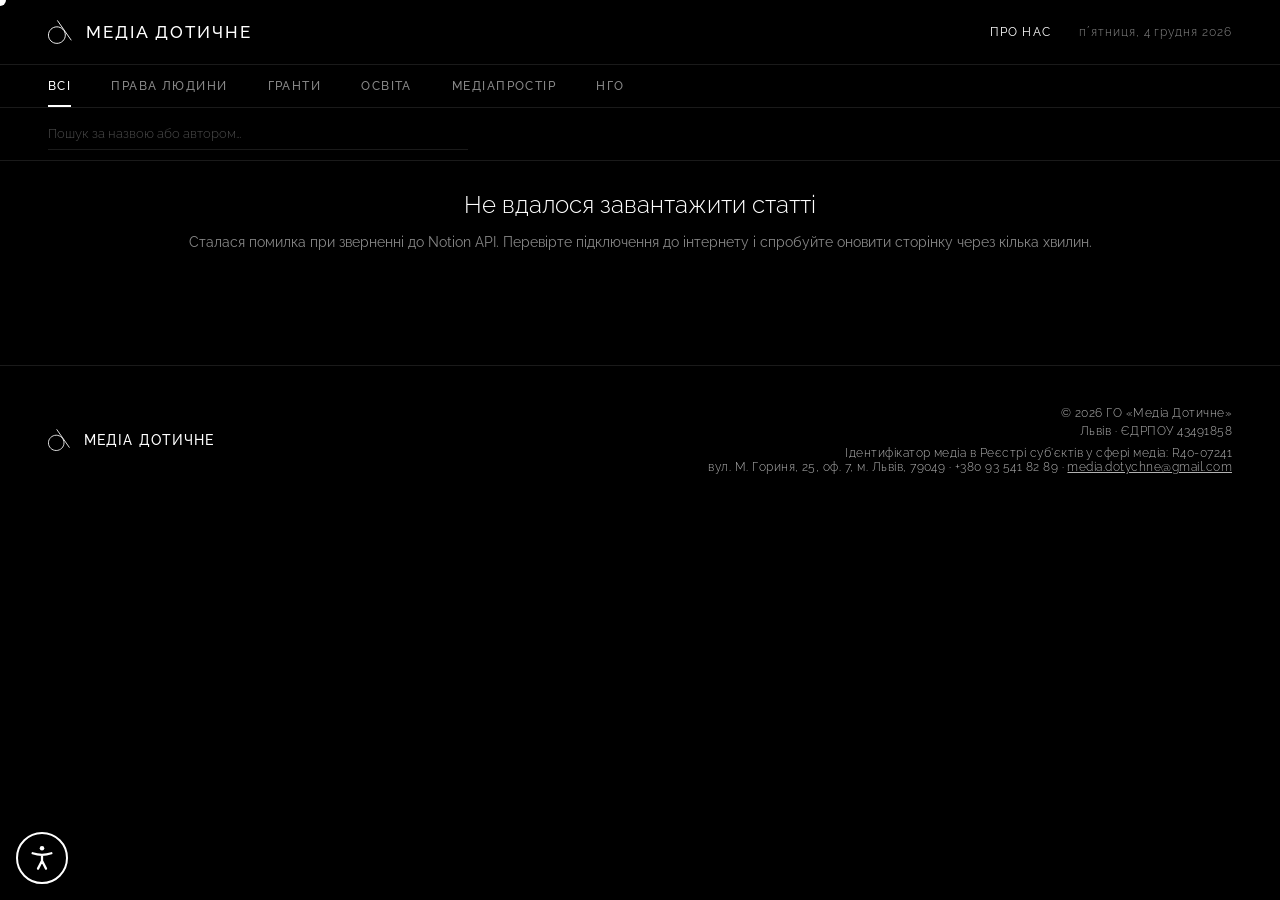
<file: articles.html>
<!DOCTYPE html>
<html lang="uk">
<head>
<meta charset="UTF-8">
<link rel="icon" type="image/x-icon" href="favicon.ico">
<link rel="icon" type="image/png" href="favicon.png">
<link rel="apple-touch-icon" href="apple-touch-icon.png">
<meta name="viewport" content="width=device-width, initial-scale=1.0">
<title>Статті — Медіа Дотичне</title>
<meta name="description" content="Матеріали про права людини, гранти, освіту і громадський сектор України. Незалежне медіа Дотичне.">
<meta name="robots" content="index, follow">
<link rel="canonical" href="https://dotychne.online/articles.html">
<meta property="og:type" content="website">
<meta property="og:url" content="https://dotychne.online/articles.html">
<meta property="og:title" content="Статті — Медіа Дотичне">
<meta property="og:description" content="Матеріали про права людини, гранти, освіту і громадський сектор України.">
<meta property="og:image" content="https://dotychne.online/og-image.png">
<meta property="og:locale" content="uk_UA">
<meta property="og:site_name" content="Медіа Дотичне">
<meta name="twitter:card" content="summary_large_image">
<meta name="twitter:image" content="https://dotychne.online/og-image.png">
<link href="https://fonts.googleapis.com/css2?family=Raleway:ital,wght@0,300;0,400;0,500;0,600;0,700;1,300;1,400&display=swap" rel="stylesheet">
<style>
  *, *::before, *::after { margin: 0; padding: 0; box-sizing: border-box; }

  :root {
    --black: #000000;
    --white: #ffffff;
    --gray: #888;
    --light-gray: #e8e8e8;
    --border: rgba(255,255,255,0.1);
  }

  html { scroll-behavior: smooth; }

  body {
    font-family: 'Raleway', 'Helvetica Neue', Arial, sans-serif;
    background: var(--black);
    color: var(--white);
    cursor: none;
    overflow-x: hidden;
  }

  /* CURSOR */
  .cursor {
    position: fixed;
    width: 12px; height: 12px;
    background: var(--white);
    border-radius: 50%;
    pointer-events: none;
    z-index: 9999;
    transform: translate(-50%, -50%);
    transition: width 0.3s ease, height 0.3s ease;
    mix-blend-mode: difference;
  }
  .cursor.hovering { width: 40px; height: 40px; }

  /* NAV */
  nav {
    position: fixed;
    top: 0; left: 0; right: 0;
    z-index: 100;
    background: var(--black);
    border-bottom: 1px solid var(--border);
  }

  .nav-top {
    padding: 20px 48px;
    display: flex;
    justify-content: space-between;
    align-items: center;
  }

  .nav-logo {
    display: flex;
    align-items: center;
    gap: 12px;
    text-decoration: none;
    color: var(--white);
  }

  .nav-logo-text {
    font-family: 'Raleway', 'Helvetica Neue', Arial, sans-serif;
    font-size: 17px;
    font-weight: 500;
    letter-spacing: 0.12em;
    text-transform: uppercase;
    line-height: 1;
  }

  .nav-date {
    font-size: 12px;
    color: var(--gray);
    letter-spacing: 0.08em;
    font-weight: 300;
  }

  .nav-categories {
    border-top: 1px solid var(--border);
    padding: 0 48px;
    display: flex;
    gap: 0;
    overflow-x: auto;
    scrollbar-width: none;
  }
  .nav-categories::-webkit-scrollbar { display: none; }

  .cat-btn {
    font-family: 'Raleway', 'Helvetica Neue', Arial, sans-serif;
    background: none;
    border: none;
    color: var(--gray);
    font-size: 12px;
    font-weight: 500;
    letter-spacing: 0.12em;
    text-transform: uppercase;
    padding: 14px 20px 14px 0;
    margin-right: 20px;
    cursor: none;
    white-space: nowrap;
    position: relative;
    transition: color 0.2s ease;
  }

  .cat-btn::after {
    content: '';
    position: absolute;
    bottom: 0; left: 0;
    width: 0; height: 2px;
    background: var(--white);
    transition: width 0.3s ease;
  }

  .cat-btn.active, .cat-btn:hover { color: var(--white); }
  .cat-btn.active::after, .cat-btn:hover::after { width: calc(100% - 20px); }

  .nav-search-row {
    border-top: 1px solid var(--border);
    padding: 10px 48px;
  }

  .search-input {
    width: 100%;
    max-width: 420px;
    background: transparent;
    border: none;
    border-bottom: 1px solid var(--border);
    outline: none;
    padding: 8px 0;
    font-family: 'Raleway', 'Helvetica Neue', Arial, sans-serif;
    font-size: 13px;
    color: var(--white);
    font-weight: 300;
    cursor: text;
  }

  .search-input::placeholder { color: rgba(255,255,255,0.3); }

  /* MAIN CONTENT */
  main {
    padding-top: 110px;
  }

  /* LOADING */
  .loading-state {
    display: flex;
    flex-direction: column;
    align-items: center;
    justify-content: center;
    height: 60vh;
    gap: 20px;
  }

  .loading-symbol {
    width: 48px; height: 44px;
    animation: spin 2s linear infinite;
  }

  @keyframes spin {
    from { transform: rotate(0deg); }
    to { transform: rotate(360deg); }
  }

  .loading-text {
    font-size: 13px;
    color: var(--gray);
    letter-spacing: 0.15em;
    text-transform: uppercase;
    font-weight: 300;
  }

  /* ERROR */
  .error-state {
    display: none;
    padding: 80px 48px;
    text-align: center;
  }

  .error-state h2 {
    font-size: 24px;
    font-weight: 300;
    margin-bottom: 12px;
  }

  .error-state p {
    font-size: 14px;
    color: var(--gray);
    margin-bottom: 32px;
    line-height: 1.6;
  }

  .setup-box {
    display: inline-block;
    border: 1px solid var(--border);
    padding: 32px 40px;
    text-align: left;
    max-width: 560px;
    width: 100%;
  }

  .setup-box h3 {
    font-size: 13px;
    letter-spacing: 0.15em;
    text-transform: uppercase;
    color: var(--gray);
    margin-bottom: 20px;
    font-weight: 400;
  }

  .setup-step {
    display: flex;
    gap: 16px;
    margin-bottom: 16px;
    align-items: flex-start;
  }

  .setup-num {
    width: 24px; height: 24px;
    border: 1px solid var(--border);
    display: flex; align-items: center; justify-content: center;
    font-size: 11px; color: var(--gray);
    flex-shrink: 0;
  }

  .setup-step p {
    font-size: 13px;
    color: rgba(255,255,255,0.7);
    line-height: 1.6;
    font-weight: 300;
    text-align: left;
    margin: 0;
  }

  .setup-step code {
    background: rgba(255,255,255,0.08);
    padding: 2px 8px;
    font-size: 12px;
    border-radius: 2px;
    font-family: monospace;
    color: var(--white);
  }

  .config-input-row {
    display: flex;
    gap: 0;
    margin-top: 24px;
    border: 1px solid rgba(255,255,255,0.2);
  }

  .config-input-row input {
    flex: 1;
    background: transparent;
    border: none;
    outline: none;
    padding: 14px 18px;
    font-family: 'Raleway', 'Helvetica Neue', Arial, sans-serif;
    font-size: 13px;
    color: var(--white);
    font-weight: 300;
  }

  .config-input-row input::placeholder { color: rgba(255,255,255,0.3); }

  .config-input-row button {
    background: var(--white);
    border: none;
    padding: 14px 20px;
    font-family: 'Raleway', 'Helvetica Neue', Arial, sans-serif;
    font-size: 12px;
    font-weight: 600;
    letter-spacing: 0.12em;
    text-transform: uppercase;
    color: var(--black);
    cursor: none;
  }

  /* ARTICLES GRID */
  .articles-container {
    display: none;
  }

  /* DATE STRIP */
  .date-strip {
    border-bottom: 1px solid var(--border);
    padding: 12px 48px;
    display: flex;
    justify-content: space-between;
    align-items: center;
  }

  .date-strip-text {
    font-size: 11px;
    color: var(--gray);
    letter-spacing: 0.12em;
    text-transform: uppercase;
    font-weight: 300;
  }

  .articles-count {
    font-size: 11px;
    color: var(--gray);
    letter-spacing: 0.08em;
    font-weight: 300;
  }

  /* HERO ARTICLE */
  .hero-article {
    display: grid;
    grid-template-columns: 1fr 1fr;
    border-bottom: 1px solid var(--border);
  }

  .hero-article-content {
    padding: 48px 48px 48px 48px;
    border-right: 1px solid var(--border);
    display: flex;
    flex-direction: column;
    justify-content: space-between;
  }

  .hero-article-image {
    aspect-ratio: 4/3;
    background: #111;
    overflow: hidden;
    position: relative;
  }

  .hero-article-image img {
    width: 100%; height: 100%;
    object-fit: cover;
    opacity: 0.8;
    transition: opacity 0.4s ease;
  }

  .hero-article:hover .hero-article-image img { opacity: 1; }

  .hero-image-placeholder {
    width: 100%; height: 100%;
    background: var(--black, #000);
    display: flex;
    align-items: center;
    justify-content: center;
    overflow: hidden;
  }

  .hero-image-placeholder svg {
    width: 35%;
    height: auto;
    max-width: 240px;
    opacity: 0.1;
    animation: slowRotate 30s linear infinite;
  }

  @keyframes slowRotate {
    from { transform: rotate(0deg); }
    to { transform: rotate(360deg); }
  }

  @media (prefers-reduced-motion: reduce) {
    .hero-image-placeholder svg { animation: none; }
  }

  .article-category {
    font-size: 11px;
    letter-spacing: 0.18em;
    text-transform: uppercase;
    color: var(--gray);
    font-weight: 500;
    margin-bottom: 20px;
  }

  .hero-article-title {
    font-size: clamp(28px, 3.5vw, 52px);
    font-weight: 400;
    line-height: 1.12;
    letter-spacing: -0.02em;
    margin-bottom: 20px;
    text-decoration: none;
    color: var(--white);
    display: block;
    transition: opacity 0.2s ease;
  }

  .hero-article-title:hover { opacity: 0.7; }

  .hero-article-excerpt {
    font-size: 15px;
    color: rgba(255,255,255,0.6);
    font-weight: 300;
    line-height: 1.7;
    margin-bottom: 32px;
    flex: 1;
  }

  .article-meta {
    display: flex;
    align-items: center;
    justify-content: space-between;
  }

  .article-author {
    font-size: 12px;
    color: var(--gray);
    font-weight: 400;
    letter-spacing: 0.06em;
  }

  .article-date {
    font-size: 12px;
    color: var(--gray);
    font-weight: 300;
    letter-spacing: 0.04em;
  }

  /* SECONDARY GRID */
  .secondary-grid {
    display: grid;
    grid-template-columns: repeat(3, 1fr);
    border-bottom: 1px solid var(--border);
  }

  .secondary-article {
    padding: 36px 32px;
    border-right: 1px solid var(--border);
    transition: background 0.3s ease;
    text-decoration: none;
    color: var(--white);
    display: flex;
    flex-direction: column;
    gap: 14px;
  }

  .secondary-article:last-child { border-right: none; }
  .secondary-article:hover { background: rgba(255,255,255,0.03); }

  .secondary-article-num {
    font-size: 11px;
    color: rgba(255,255,255,0.2);
    font-weight: 300;
    letter-spacing: 0.1em;
  }

  .secondary-article-title {
    font-size: 20px;
    font-weight: 400;
    line-height: 1.25;
    letter-spacing: -0.01em;
    flex: 1;
  }

  .secondary-article-meta {
    display: flex;
    align-items: center;
    justify-content: space-between;
    padding-top: 14px;
    border-top: 1px solid var(--border);
  }

  /* LIST ARTICLES */
  .list-section {
    display: grid;
    grid-template-columns: 2fr 1fr;
  }

  .list-main {
    border-right: 1px solid var(--border);
  }

  .list-article {
    display: grid;
    grid-template-columns: 1fr auto;
    gap: 24px;
    padding: 28px 48px;
    border-bottom: 1px solid var(--border);
    text-decoration: none;
    color: var(--white);
    align-items: start;
    transition: background 0.3s ease;
  }

  .list-article:hover { background: rgba(255,255,255,0.02); }

  .list-article-category {
    font-size: 10px;
    letter-spacing: 0.18em;
    text-transform: uppercase;
    color: var(--gray);
    font-weight: 500;
    margin-bottom: 8px;
  }

  .list-article-title {
    font-size: 18px;
    font-weight: 400;
    line-height: 1.3;
    letter-spacing: -0.01em;
    margin-bottom: 8px;
  }

  .list-article-excerpt {
    font-size: 13px;
    color: rgba(255,255,255,0.5);
    font-weight: 300;
    line-height: 1.6;
  }

  .list-article-date {
    font-size: 11px;
    color: var(--gray);
    font-weight: 300;
    white-space: nowrap;
    padding-top: 4px;
  }

  /* SIDEBAR */
  .list-sidebar {
    padding: 28px 32px;
  }

  .sidebar-label {
    font-size: 11px;
    letter-spacing: 0.18em;
    text-transform: uppercase;
    color: var(--gray);
    font-weight: 500;
    margin-bottom: 20px;
    padding-bottom: 12px;
    border-bottom: 1px solid var(--border);
  }

  .sidebar-tag {
    display: block;
    padding: 10px 0;
    border-bottom: 1px solid var(--border);
    font-size: 13px;
    color: rgba(255,255,255,0.6);
    text-decoration: none;
    font-weight: 300;
    letter-spacing: 0.04em;
    transition: color 0.2s ease;
    cursor: none;
  }

  .sidebar-tag:hover { color: var(--white); }

  .sidebar-tag span {
    float: right;
    font-size: 11px;
    color: rgba(255,255,255,0.25);
  }

  /* FOOTER */
  footer {
    padding: 40px 48px;
    border-top: 1px solid var(--border);
    display: flex;
    justify-content: space-between;
    align-items: center;
  }

  .footer-logo {
    display: flex; align-items: center; gap: 12px;
  }

  .footer-name {
    font-size: 14px; font-weight: 500;
    letter-spacing: 0.08em; text-transform: uppercase;
  }

  .footer-right {
    font-size: 12px; color: var(--gray);
    font-weight: 300; letter-spacing: 0.04em; text-align: right;
  }

  /* MOBILE */
  @media (max-width: 768px) {
    .nav-top { padding: 16px 20px; }
    .nav-categories { padding: 0 20px; }
    .hero-article { grid-template-columns: 1fr; }
    .hero-article-image { order: -1; aspect-ratio: 16/9; }
    .hero-article-content { padding: 28px 20px; border-right: none; }
    .secondary-grid { grid-template-columns: 1fr; }
    .secondary-article { border-right: none; }
    .list-section { grid-template-columns: 1fr; }
    .list-main { border-right: none; }
    .list-article { padding: 20px; grid-template-columns: 1fr; }
    .list-sidebar { display: none; }
    .date-strip { padding: 12px 20px; }
    .nav-search-row { padding: 10px 20px; }
    footer { padding: 28px 20px; flex-direction: column; gap: 16px; align-items: flex-start; }
    .error-state { padding: 48px 20px; }
  }
</style>
<link rel="stylesheet" href="a11y.css">
</head>
<body>
<a class="skip-link" href="#main">Перейти до змісту</a>

<div class="cursor" id="cursor"></div>

<!-- NAV -->
<nav>
  <div class="nav-top">
    <a href="index.html" class="nav-logo" data-hover>
      <svg width="26" height="24" viewBox="0 0 253 231" fill="none" xmlns="http://www.w3.org/2000/svg">
        <path d="M86.5557 65.2538C131.952 65.254 168.61 101.363 168.61 145.733C168.61 190.103 131.952 226.214 86.5557 226.214C41.1594 226.214 4.5 190.104 4.5 145.733C4.50018 101.363 41.1595 65.2538 86.5557 65.2538Z" stroke="white" stroke-width="9"/>
        <path d="M90.8219 2.58978L226.548 196.344" stroke="white" stroke-width="9"/>
      </svg>
      <span class="nav-logo-text">медіа дотичне</span>
    </a>
    <div style="display:flex;align-items:center;gap:28px">
      <a href="about.html" data-hover style="color:var(--white);text-decoration:none;font-size:12px;letter-spacing:0.1em;text-transform:uppercase;">Про нас</a>
      <span class="nav-date" id="todayDate"></span>
    </div>
  </div>
  <div class="nav-categories">
    <button class="cat-btn active" data-cat="all" data-hover>Всі</button>
    <button class="cat-btn" data-cat="права" data-hover>Права людини</button>
    <button class="cat-btn" data-cat="гранти" data-hover>Гранти</button>
    <button class="cat-btn" data-cat="освіта" data-hover>Освіта</button>
    <button class="cat-btn" data-cat="медіа" data-hover>Медіапростір</button>
    <button class="cat-btn" data-cat="нго" data-hover>НГО</button>
  </div>
  <div class="nav-search-row">
    <input type="text" id="searchInput" class="search-input" placeholder="Пошук за назвою або автором…" data-hover>
  </div>
</nav>

<main id="main" tabindex="-1">
  <h1 class="sr-only">Статті</h1>
  <!-- LOADING -->
  <div class="loading-state" id="loadingState">
    <svg class="loading-symbol" viewBox="0 0 253 231" fill="none" xmlns="http://www.w3.org/2000/svg">
      <path d="M86.5557 65.2538C131.952 65.254 168.61 101.363 168.61 145.733C168.61 190.103 131.952 226.214 86.5557 226.214C41.1594 226.214 4.5 190.104 4.5 145.733C4.50018 101.363 41.1595 65.2538 86.5557 65.2538Z" stroke="white" stroke-width="6"/>
      <path d="M90.8219 2.58978L226.548 196.344" stroke="white" stroke-width="6"/>
    </svg>
    <span class="loading-text">Завантажуємо статті…</span>
  </div>

  <!-- ERROR / SETUP -->
  <div class="error-state" id="errorState" style="display:none"></div>

  <!-- ARTICLES -->
  <div class="articles-container" id="articlesContainer">
    <div class="date-strip">
      <span class="date-strip-text" id="dateStripText"></span>
      <span class="articles-count" id="articlesCount"></span>
    </div>

    <!-- HERO -->
    <div class="hero-article" id="heroArticle"></div>

    <!-- SECONDARY -->
    <div class="secondary-grid" id="secondaryGrid"></div>

    <!-- LIST + SIDEBAR -->
    <div class="list-section">
      <div class="list-main" id="listMain"></div>
      <div class="list-sidebar">
        <div class="sidebar-label">Теми</div>
        <a href="articles.html" class="sidebar-tag" data-hover>Права людини <span>↗</span></a>
        <a href="#" class="sidebar-tag" data-hover>Гранти і можливості <span>↗</span></a>
        <a href="#" class="sidebar-tag" data-hover>Освіта і розвиток <span>↗</span></a>
        <a href="#" class="sidebar-tag" data-hover>Медіапростір <span>↗</span></a>
        <a href="#" class="sidebar-tag" data-hover>Громадські ініціативи <span>↗</span></a>
        <a href="#" class="sidebar-tag" data-hover>НГО і фонди <span>↗</span></a>
      </div>
    </div>
  </div>
</main>

<footer>
  <div class="footer-logo">
    <svg width="24" height="22" viewBox="0 0 253 231" fill="none">
      <path d="M86.5557 65.2538C131.952 65.254 168.61 101.363 168.61 145.733C168.61 190.103 131.952 226.214 86.5557 226.214C41.1594 226.214 4.5 190.104 4.5 145.733C4.50018 101.363 41.1595 65.2538 86.5557 65.2538Z" stroke="white" stroke-width="9"/>
      <path d="M90.8219 2.58978L226.548 196.344" stroke="white" stroke-width="9"/>
    </svg>
    <span class="footer-name">медіа дотичне</span>
  </div>
  <div class="footer-right">
    <div>© 2026 ГО «Медіа Дотичне»</div>
    <div style="margin-top:4px">Львів · ЄДРПОУ 43491858</div>
    <div style="margin-top:8px; opacity:0.75;">
      Ідентифікатор медіа в Реєстрі суб'єктів у сфері медіа: R40-07241<br>
      вул. М. Гориня, 25, оф. 7, м. Львів, 79049 · +380 93 541 82 89 · <a href="mailto:media.dotychne@gmail.com" style="color:inherit;text-decoration:underline;">media.dotychne@gmail.com</a>
    </div>
  </div>
</footer>

<script>
  // ── Cursor ──
  const cursor = document.getElementById('cursor');
  document.addEventListener('mousemove', e => {
    cursor.style.left = e.clientX + 'px';
    cursor.style.top = e.clientY + 'px';
  });
  document.querySelectorAll('[data-hover], a, button, input').forEach(el => {
    el.addEventListener('mouseenter', () => cursor.classList.add('hovering'));
    el.addEventListener('mouseleave', () => cursor.classList.remove('hovering'));
  });

  // ── Date ──
  const now = new Date();
  const ukDays = ['неділя','понеділок','вівторок','середа','четвер','пʼятниця','субота'];
  const ukMonths = ['січня','лютого','березня','квітня','травня','червня','липня','серпня','вересня','жовтня','листопада','грудня'];
  const dateStr = `${ukDays[now.getDay()]}, ${now.getDate()} ${ukMonths[now.getMonth()]} ${now.getFullYear()}`;
  document.getElementById('todayDate').textContent = dateStr;
  document.getElementById('dateStripText').textContent = dateStr;

  // ── Config ──
  // Proxy via Netlify Function

  function saveConfig() {
    const dbId = document.getElementById('notionDbId').value.trim();
    const token = document.getElementById('notionToken').value.trim();
    if (!dbId || !token) return;
    localStorage.setItem('notion_db_id', dbId);
    localStorage.setItem('notion_token', token);
    loadArticles(dbId, token);
  }

  // ── Format date ──
  function formatDate(dateStr) {
    if (!dateStr) return '';
    const d = new Date(dateStr);
    return `${d.getDate()} ${ukMonths[d.getMonth()]} ${d.getFullYear()}`;
  }

  // ── Render ──
  function renderArticles(articles) {
    if (!articles.length) {
      if (searchQuery.trim()) {
        showError('Нічого не знайдено', `За запитом «${searchQuery.trim()}» матеріалів не знайдено. Спробуйте інший запит або скиньте пошук.`);
      } else {
        showError('Немає матеріалів', 'У цій категорії поки немає опублікованих статей. Оберіть іншу тему або перегляньте всі матеріали.');
      }
      return;
    }

    document.getElementById('loadingState').style.display = 'none';
    document.getElementById('errorState').style.display = 'none';
    document.getElementById('articlesContainer').style.display = 'block';
    document.getElementById('articlesCount').textContent = `${articles.length} матеріалів`;

    const [hero, ...rest] = articles;
    const secondary = rest.slice(0, 3);
    const listItems = rest.slice(3);

    // Hero
    document.getElementById('heroArticle').innerHTML = `
      <div class="hero-article-content">
        <div>
          <div class="article-category">${hero.category || 'Матеріал'}</div>
          <a href="${hero.url || '#'}" class="hero-article-title">${hero.title}</a>
          <p class="hero-article-excerpt">${hero.excerpt || ''}</p>
        </div>
        <div class="article-meta">
          <span class="article-author">${hero.author || 'Редакція'}</span>
          <span class="article-date">${formatDate(hero.date)}</span>
        </div>
      </div>
      <div class="hero-article-image">
        ${hero.cover
          ? `<img src="${hero.cover}" alt="${hero.title}">`
          : `<div class="hero-image-placeholder">
              <svg viewBox="0 0 253 231" fill="none">
                <path d="M86.5557 65.2538C131.952 65.254 168.61 101.363 168.61 145.733C168.61 190.103 131.952 226.214 86.5557 226.214C41.1594 226.214 4.5 190.104 4.5 145.733C4.50018 101.363 41.1595 65.2538 86.5557 65.2538Z" stroke="white" stroke-width="9"/>
                <path d="M90.8219 2.58978L226.548 196.344" stroke="white" stroke-width="9"/>
              </svg>
            </div>`}
      </div>`;

    // Secondary
    document.getElementById('secondaryGrid').innerHTML = secondary.map((a, i) => `
      <a href="${a.url || '#'}" class="secondary-article">
        <div class="secondary-article-num">0${i + 2}</div>
        <div class="secondary-article-title">${a.title}</div>
        <div class="secondary-article-meta">
          <span class="article-category" style="margin:0">${a.category || ''}</span>
          <span class="article-date">${formatDate(a.date)}</span>
        </div>
      </a>`).join('');

    // List
    document.getElementById('listMain').innerHTML = listItems.map(a => `
      <a href="${a.url || '#'}" class="list-article">
        <div>
          <div class="list-article-category">${a.category || ''}</div>
          <div class="list-article-title">${a.title}</div>
          <div class="list-article-excerpt">${a.excerpt || ''}</div>
        </div>
        <div class="list-article-date">${formatDate(a.date)}</div>
      </a>`).join('');
  }

  // ── Parse Notion response ──
  // Stricter rules: a page is shown only if Published===true AND it has a non-empty Title.
  // If your DB has no Published column, change `=== true` to `!== false`.
  function parseNotion(data) {
    return (data.results || [])
      .filter(p => p.properties?.Published?.checkbox === true)
      .map(p => {
        const rawId = p.id;
        const title = p.properties?.Title?.title?.[0]?.plain_text
                   || p.properties?.Name?.title?.[0]?.plain_text
                   || '';
        return {
          title,
          excerpt: p.properties?.Excerpt?.rich_text?.[0]?.plain_text || '',
          category: p.properties?.Category?.select?.name || '',
          author: p.properties?.Author?.rich_text?.[0]?.plain_text || (p.properties?.Author?.people || []).map(u => u.name).filter(Boolean).join(', ') || '',
          date: p.properties?.Date?.date?.start || '',
          cover: p.cover?.external?.url || p.cover?.file?.url || '',
          url: `article.html?id=${rawId}`,
        };
      })
      .filter(a => a.title.trim().length > 0);
  }

  // ── State: real articles loaded from Notion (single source of truth) ──
  let allArticles = [];

  // ── Load from Notion ──
  async function loadArticles() {
    document.getElementById('loadingState').style.display = 'flex';
    document.getElementById('errorState').style.display = 'none';

    try {
      const res = await fetch('https://dotychne-notion.kateryna-havrysh.workers.dev', {
        method: 'POST',
        headers: { 'Content-Type': 'application/json' },
        body: JSON.stringify({}),
      });

      console.log('[Notion] HTTP status:', res.status);
      if (!res.ok) throw new Error('Notion API HTTP ' + res.status);

      const data = await res.json();
      const raw = data.results || [];
      console.log('[Notion] Pages received from API:', raw.length);
      if (raw.length) {
        console.log('[Notion] First page properties:', Object.keys(raw[0].properties || {}));
        console.log('[Notion] Published values:', raw.map(p => p.properties?.Published?.checkbox));
        console.log('[Notion] Titles:', raw.map(p => p.properties?.Title?.title?.[0]?.plain_text || p.properties?.Name?.title?.[0]?.plain_text || '(no title)'));
      }

      allArticles = parseNotion(data);
      console.log('[Notion] After Published filter:', allArticles.length, 'of', raw.length);

      if (!allArticles.length) {
        console.warn('[Notion] No articles to render. Reason candidates: Published=false on all, empty Title, or empty results. raw=', raw.length);
        showError(
          'Немає опублікованих статей',
          'У базі Notion поки немає жодної статті зі статусом «Опубліковано». Перевірте налаштування бази або спробуйте оновити сторінку пізніше.'
        );
        return;
      }

      applyCategoryFilter();
    } catch (e) {
      console.error('[Notion] Load failed:', e);
      showError(
        'Не вдалося завантажити статті',
        'Сталася помилка при зверненні до Notion API. Перевірте підключення до інтернету і спробуйте оновити сторінку через кілька хвилин.'
      );
    }
  }

  // ── Current search query (title or author) ──
  let searchQuery = '';

  // ── Apply the currently active category AND the current search query to allArticles ──
  function applyCategoryFilter(cat) {
    const activeBtn = document.querySelector('.cat-btn.active');
    const category = cat !== undefined ? cat : (activeBtn ? activeBtn.dataset.cat : 'all');

    let filtered = (!category || category === 'all')
      ? allArticles
      : allArticles.filter(a => a.category.toLowerCase().includes(category.toLowerCase()));

    const q = searchQuery.trim().toLowerCase();
    if (q) {
      filtered = filtered.filter(a =>
        (a.title || '').toLowerCase().includes(q) ||
        (a.author || '').toLowerCase().includes(q)
      );
    }

    renderArticles(filtered);
  }

  // ── Search input: filter by title or author as the user types ──
  const searchInput = document.getElementById('searchInput');
  const urlQuery = new URLSearchParams(window.location.search).get('q');
  if (urlQuery) {
    searchQuery = urlQuery;
    searchInput.value = urlQuery;
  }
  let searchDebounce;
  searchInput.addEventListener('input', (e) => {
    clearTimeout(searchDebounce);
    searchDebounce = setTimeout(() => {
      searchQuery = e.target.value;
      const params = new URLSearchParams(window.location.search);
      if (searchQuery.trim()) params.set('q', searchQuery.trim());
      else params.delete('q');
      const activeBtn = document.querySelector('.cat-btn.active');
      history.replaceState(null, '', `${window.location.pathname}?${params.toString()}`);
      applyCategoryFilter(activeBtn ? activeBtn.dataset.cat : 'all');
    }, 200);
  });

  function showError(title, text) {
    document.getElementById('loadingState').style.display = 'none';
    document.getElementById('articlesContainer').style.display = 'none';
    const el = document.getElementById('errorState');
    el.innerHTML = `<h2>${title}</h2><p>${text}</p>`;
    el.style.display = 'block';
  }

  // ── Category filter (filters the real articles loaded from Notion) ──
  document.querySelectorAll('.cat-btn').forEach(btn => {
    btn.addEventListener('click', () => {
      document.querySelectorAll('.cat-btn').forEach(b => b.classList.remove('active'));
      btn.classList.add('active');
      applyCategoryFilter(btn.dataset.cat);
    });
  });

  // ── Activate category button matching the URL param BEFORE loading,
  //    so the first render already reflects the correct filter ──
  const urlCat = new URLSearchParams(window.location.search).get('cat');
  if (urlCat) {
    document.querySelectorAll('.cat-btn').forEach(btn => {
      if (btn.dataset.cat === urlCat) {
        btn.classList.add('active');
      } else {
        btn.classList.remove('active');
      }
    });
  }

  // ── Init ──
  loadArticles();

  // ── Warmup functions so article pages load faster ──
  setTimeout(() => {
    fetch('/.netlify/functions/notion-page', {
      method: 'POST',
      headers: { 'Content-Type': 'application/json' },
      body: JSON.stringify({ pageId: 'warmup' }),
    }).catch(() => {});
    fetch('/.netlify/functions/notion-blocks', {
      method: 'POST',
      headers: { 'Content-Type': 'application/json' },
      body: JSON.stringify({ pageId: 'warmup' }),
    }).catch(() => {});
  }, 2000);
</script>
<script src="a11y.js"></script>
</body>
</html>
</file>
<file: a11y.css>
/* Доступність сайту «Медіа Дотичне» — підключається на всіх сторінках */

.skip-link{position:fixed;left:16px;top:-80px;z-index:100001;background:#ffd400;color:#000;padding:12px 18px;font:600 15px/1.2 'Raleway',Arial,sans-serif;text-decoration:none;transition:top .15s}
.skip-link:focus{top:16px;outline:3px solid #000;outline-offset:2px}
.sr-only{position:absolute!important;width:1px;height:1px;padding:0;margin:-1px;overflow:hidden;clip:rect(0,0,0,0);white-space:nowrap;border:0}
main:focus{outline:none}
.a11y-skip-target{outline:3px solid #ffd400!important;outline-offset:8px!important}

/* Видимий фокус для клавіатури — завжди */
:focus-visible{outline:3px solid #ffd400!important;outline-offset:3px!important}
input:focus-visible,textarea:focus-visible,select:focus-visible{outline:3px solid #ffd400!important;outline-offset:0!important}

/* Контраст: дрібний сірий текст */
.footer-right div{opacity:1!important}
footer .footer-right,footer .footer-right a{color:#b3b3b3}
#topics .section-label,#topics .topic-tag{color:#666!important}

/* Користувач просить менше руху в налаштуваннях системи */
@media (prefers-reduced-motion: reduce){
  *,*::before,*::after{animation-duration:.001ms!important;animation-delay:0s!important;animation-iteration-count:1!important;transition-duration:.001ms!important;scroll-behavior:auto!important}
  html,body,*{cursor:auto!important} a,button,[role=button],label{cursor:pointer!important}
  .cursor,.cursor-ring,.cursor-follower{display:none!important}
}
/* Сенсорні екрани: системний курсор не потрібен, кастомний теж */
@media (hover:none){.cursor,.cursor-ring,.cursor-follower{display:none!important}}

/* ── Режими з панелі «Доступність» (класи на <html>) ── */
html.a11y-size-1 body>*:not(#a11y-panel):not(#a11y-toggle):not(.skip-link){zoom:1.2}
html.a11y-size-2 body>*:not(#a11y-panel):not(#a11y-toggle):not(.skip-link){zoom:1.4}
html.a11y-size-3 body>*:not(#a11y-panel):not(#a11y-toggle):not(.skip-link){zoom:1.6}

html.a11y-cursor,html.a11y-cursor body,html.a11y-cursor *{cursor:auto!important}
html.a11y-cursor a,html.a11y-cursor button,html.a11y-cursor [role=button],html.a11y-cursor label{cursor:pointer!important}
html.a11y-cursor .cursor,html.a11y-cursor .cursor-ring,html.a11y-cursor .cursor-follower{display:none!important}

html.a11y-motion *,html.a11y-motion *::before,html.a11y-motion *::after{animation-duration:.001ms!important;animation-delay:0s!important;animation-iteration-count:1!important;transition-duration:.001ms!important;transition-delay:0s!important;scroll-behavior:auto!important}

html.a11y-links a{text-decoration:underline!important;text-underline-offset:3px!important}

html.a11y-font body,html.a11y-font body *:not(svg):not(path){font-family:Arial,'Helvetica Neue',sans-serif!important;font-weight:400!important}
html.a11y-font h1,html.a11y-font h2,html.a11y-font h3,html.a11y-font strong,html.a11y-font b{font-weight:700!important}

html.a11y-spacing body *:not(svg):not(path){line-height:1.8!important;letter-spacing:.04em!important;word-spacing:.12em!important}

html.a11y-contrast body,html.a11y-contrast body *:not(svg):not(path):not(img):not(video){background-color:#000!important;color:#fff!important;border-color:#fff!important;box-shadow:none!important;text-shadow:none!important}
html.a11y-contrast body a:not(#a11y-x),html.a11y-contrast body a:not(#a11y-x) *:not(svg):not(path){color:#ffd400!important}
html.a11y-contrast body a svg path[stroke]{stroke:#ffd400!important}
html.a11y-contrast svg path[stroke]{stroke:#fff!important}
html.a11y-contrast svg path[fill]:not([fill="none"]){fill:#fff!important}
html.a11y-contrast input::placeholder{color:#ccc!important}

/* ── Панель ── */
#a11y-toggle{position:fixed;left:16px;bottom:16px;z-index:100000;width:52px;height:52px;border-radius:50%;border:2px solid #fff;background:#000;color:#fff;display:flex;align-items:center;justify-content:center;cursor:pointer!important;padding:0}
#a11y-toggle svg{width:30px;height:30px}
#a11y-panel{position:fixed;left:16px;bottom:80px;z-index:100000;width:min(340px,calc(100vw - 32px));max-height:calc(100vh - 100px);overflow:auto;background:#fff;color:#000;border:2px solid #000;padding:20px;font:400 15px/1.45 Arial,'Helvetica Neue',sans-serif;box-shadow:0 8px 30px rgba(0,0,0,.35);cursor:auto!important}
#a11y-panel[hidden]{display:none}
#a11y-panel *{cursor:auto!important;font-family:Arial,'Helvetica Neue',sans-serif!important;letter-spacing:normal!important;word-spacing:normal!important;line-height:1.4!important;color:#000!important;background-color:transparent!important;border-color:#000!important;zoom:1}
#a11y-panel h2{font-size:18px!important;font-weight:700!important;margin:0 0 4px}
#a11y-panel p{font-size:13px!important;margin:0 0 14px;color:#444!important}
#a11y-panel .a11y-row{display:flex;align-items:center;justify-content:space-between;gap:10px;margin-bottom:10px}
#a11y-panel button{cursor:pointer!important;font-size:14px!important;border:2px solid #000!important;padding:8px 12px;min-height:44px;border-radius:0}
#a11y-panel .a11y-opt{width:100%;text-align:left;display:flex;justify-content:space-between;align-items:center}
#a11y-panel .a11y-opt span[aria-hidden]{visibility:hidden}
#a11y-panel .a11y-opt[aria-pressed=true] span[aria-hidden]{visibility:visible}
#a11y-panel .a11y-opt[aria-pressed=true]{background:#000!important;color:#fff!important}
#a11y-panel .a11y-opt[aria-pressed=true] *{color:#fff!important}
#a11y-panel .a11y-size button{min-width:44px;font-weight:700!important}
#a11y-panel .a11y-reset{width:100%;margin-top:6px;background:#f2f2f2!important}
#a11y-panel .a11y-close{position:absolute;top:8px;right:8px;border:0!important;font-size:22px!important;min-height:40px;min-width:40px;padding:0}
html.a11y-contrast #a11y-panel{background:#fff!important;color:#000!important;border-color:#000!important}
html.a11y-contrast #a11y-toggle{background:#000!important;color:#ffd400!important;border-color:#ffd400!important}
</file>
